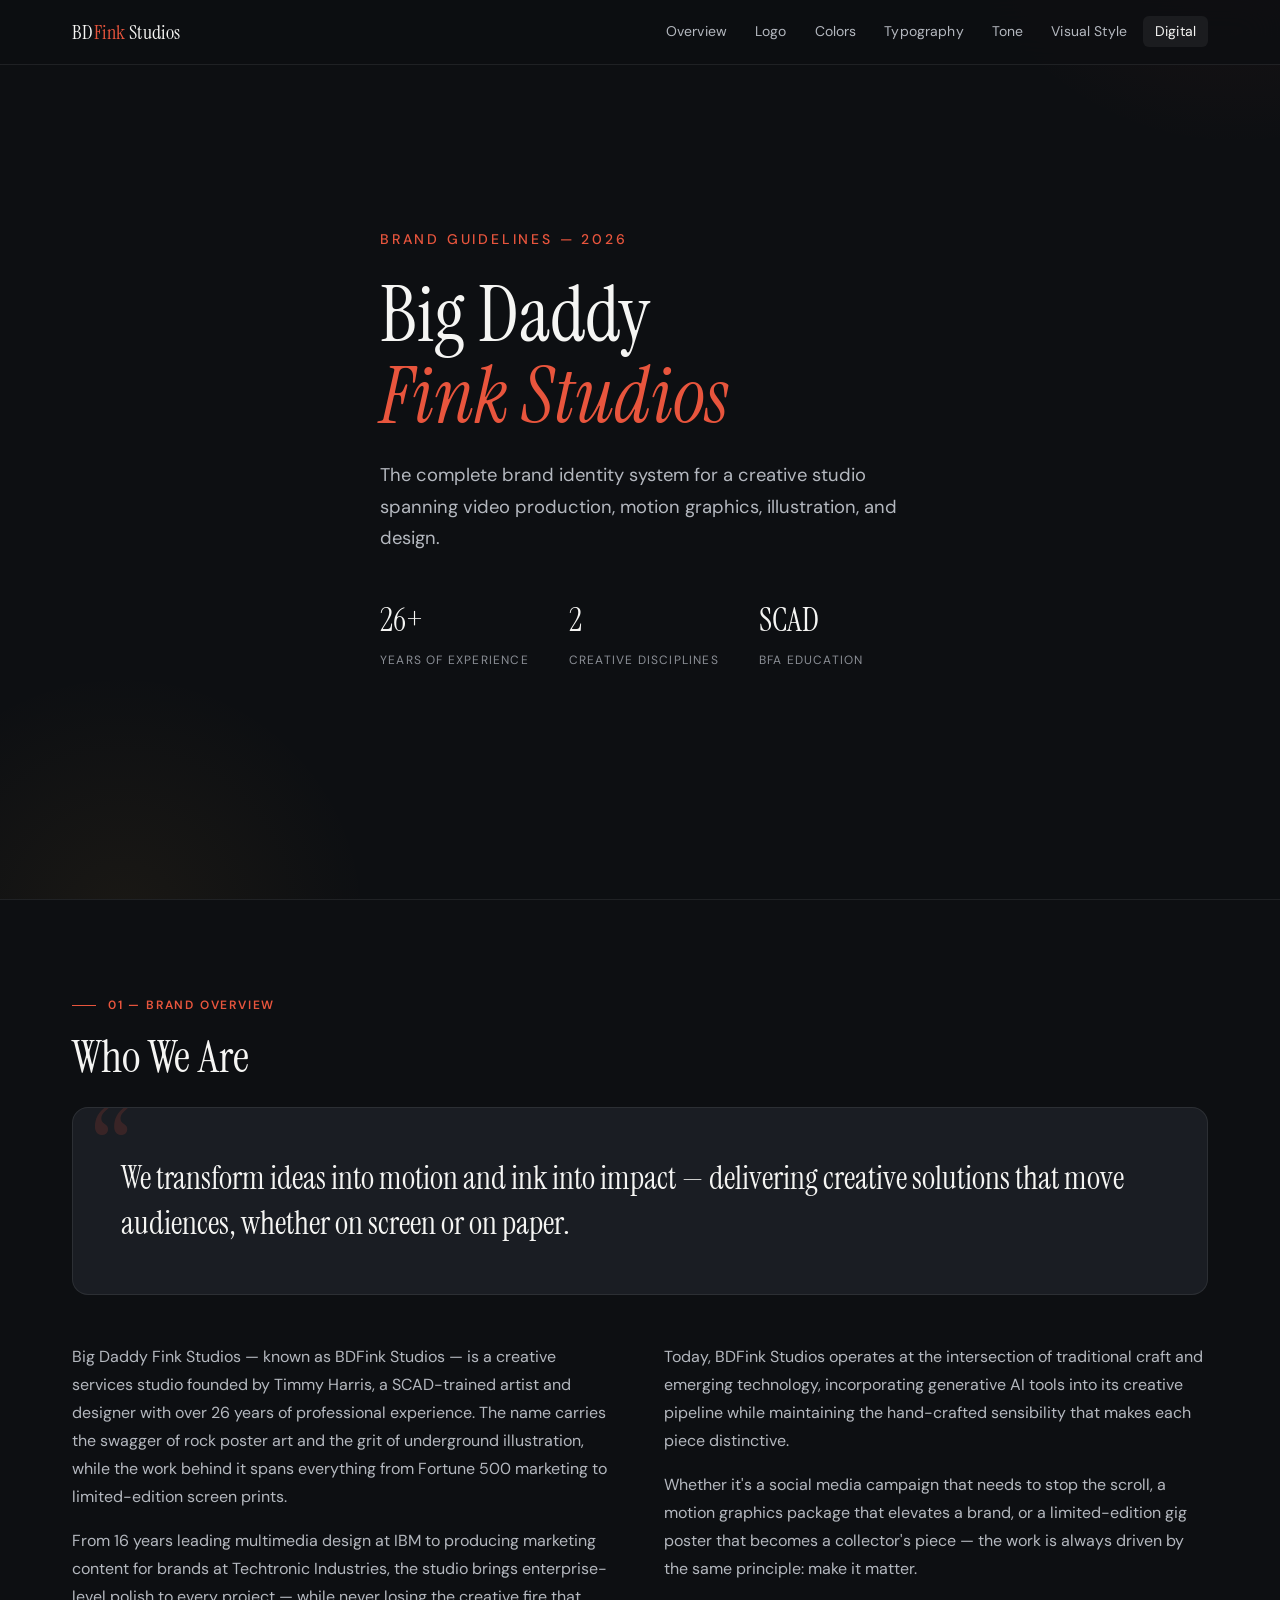
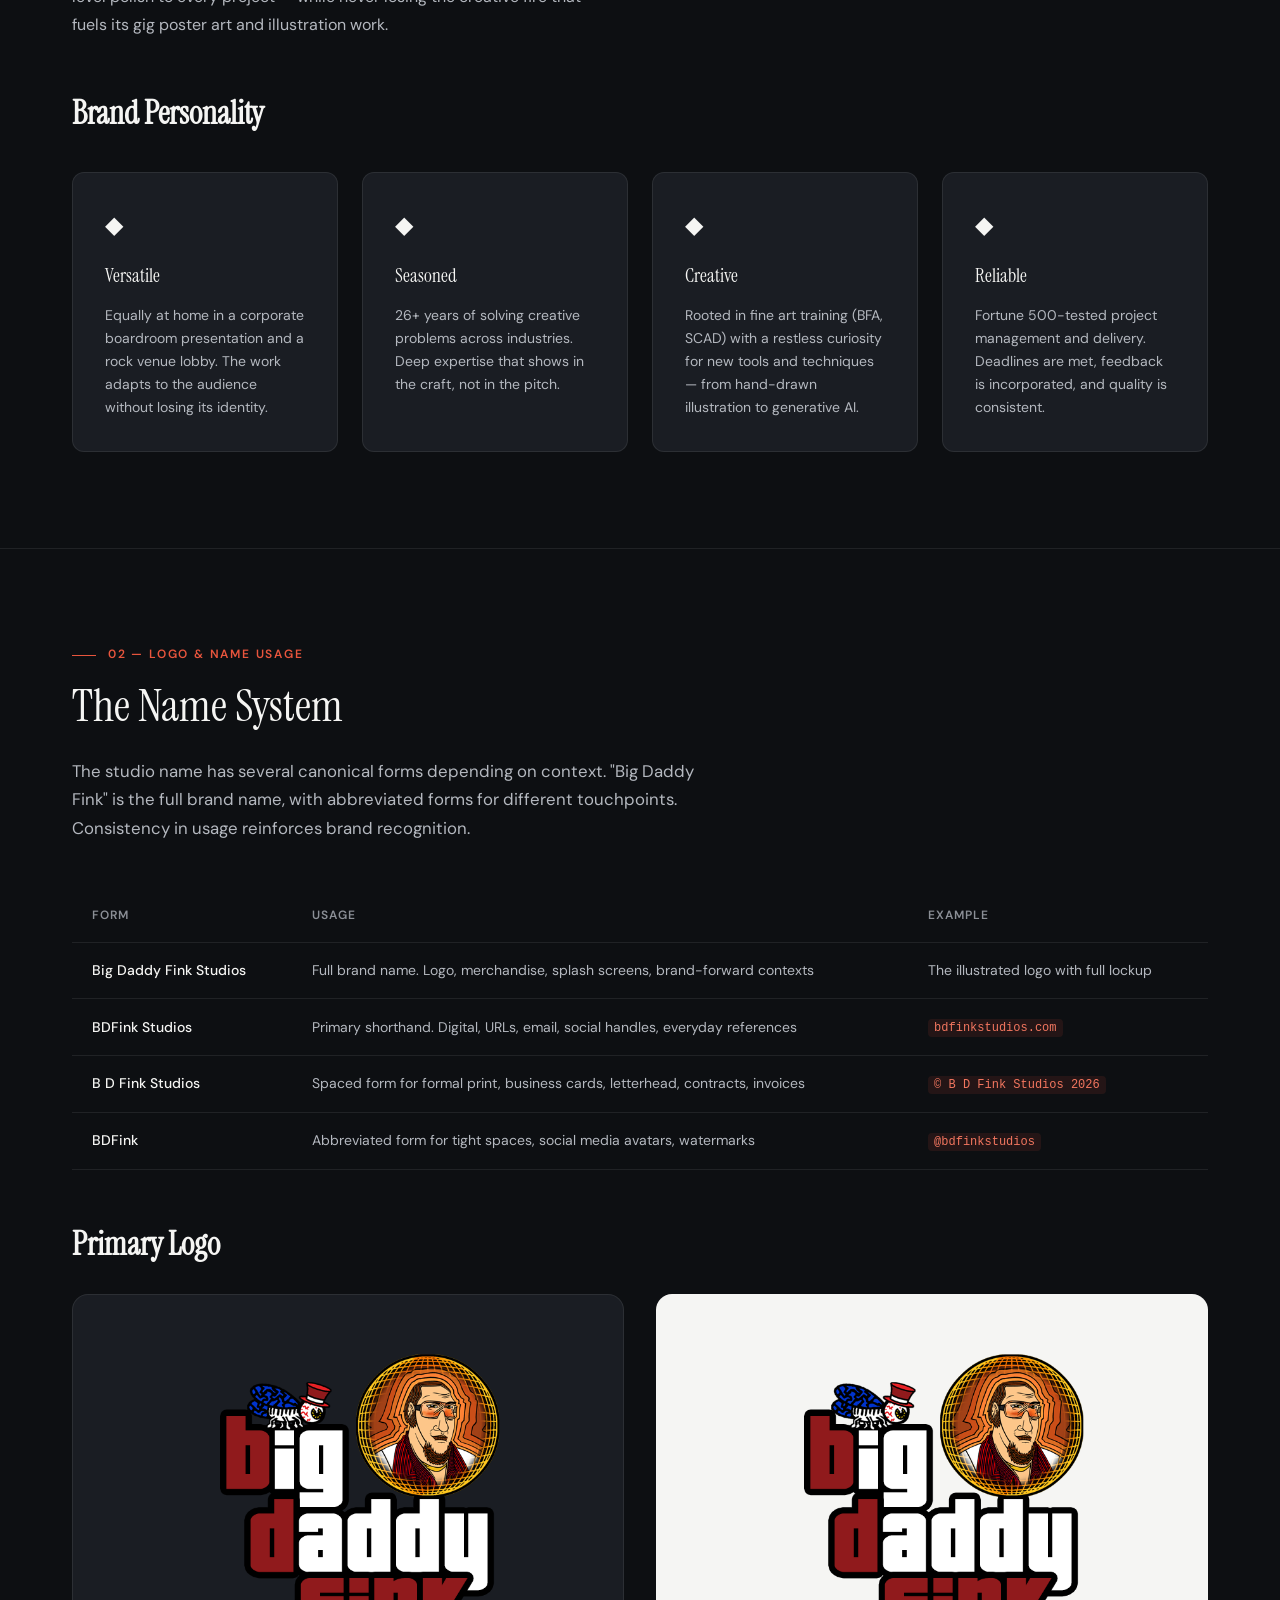
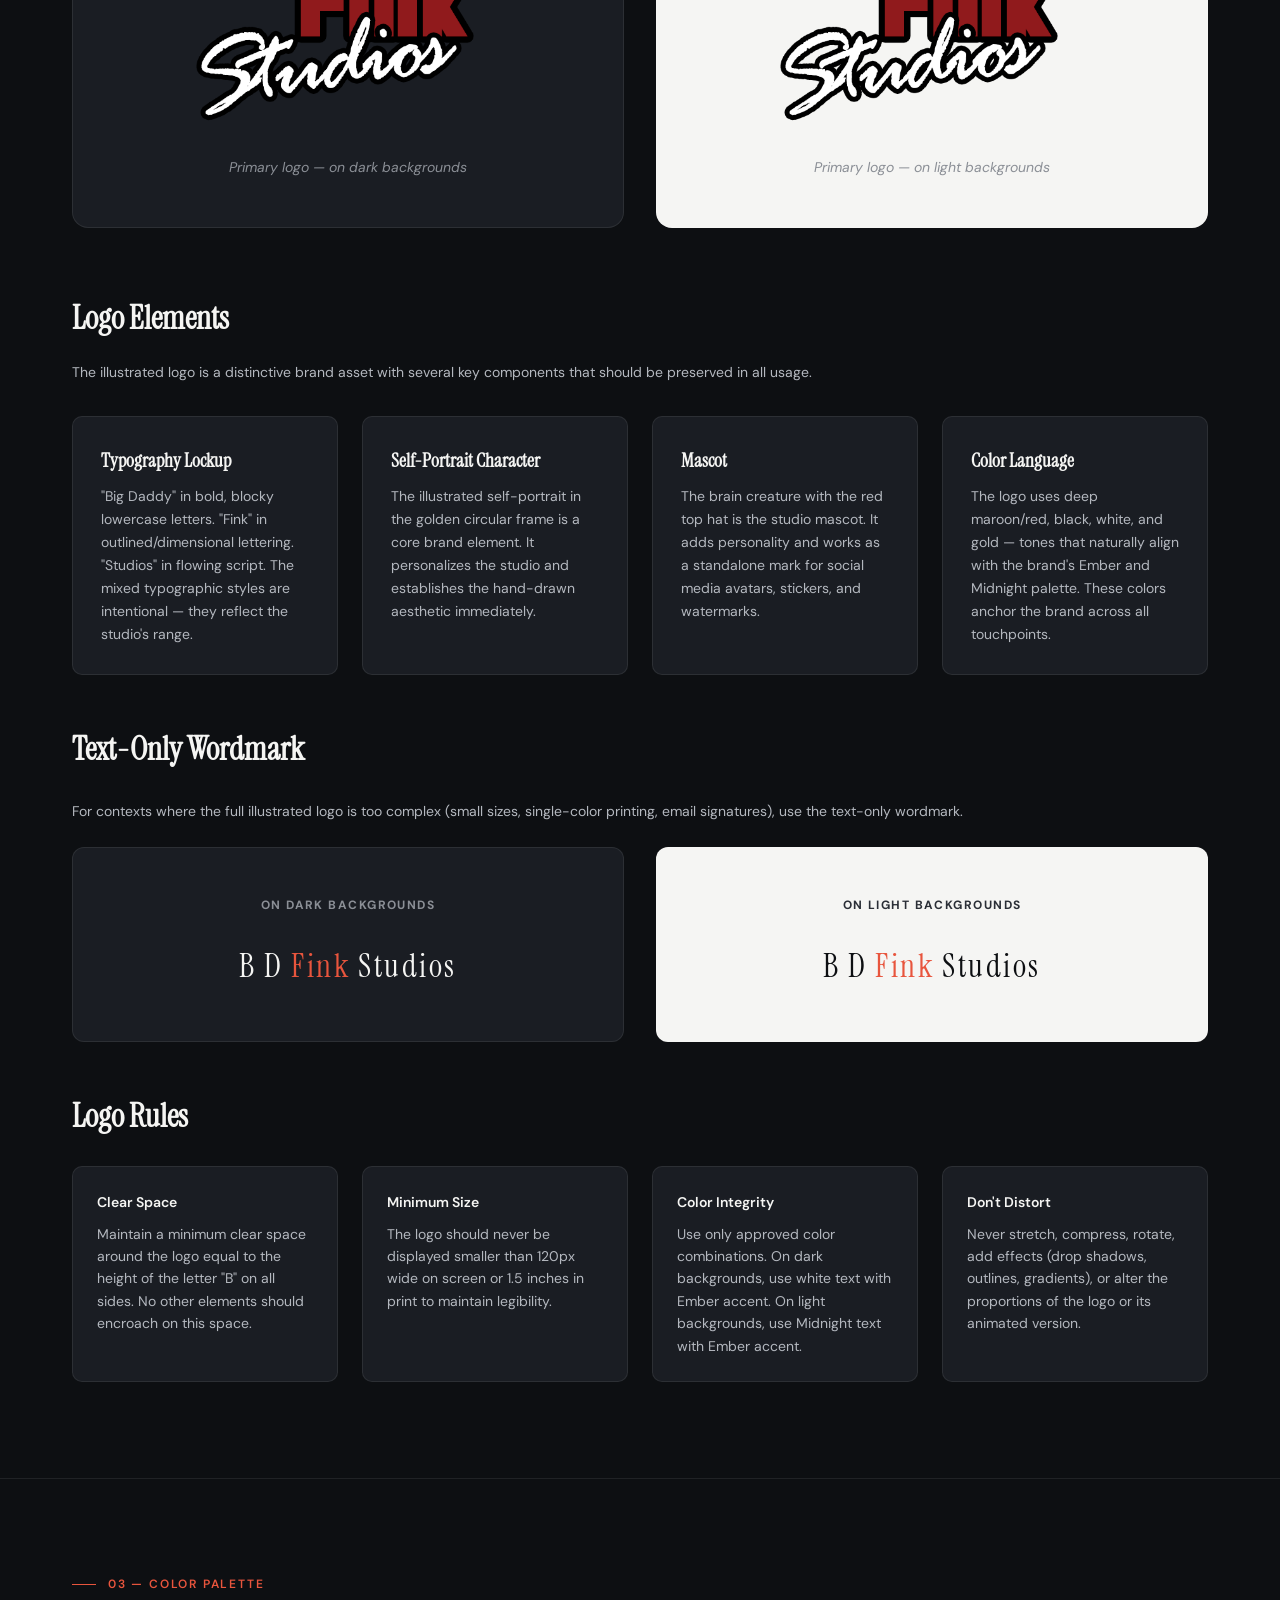
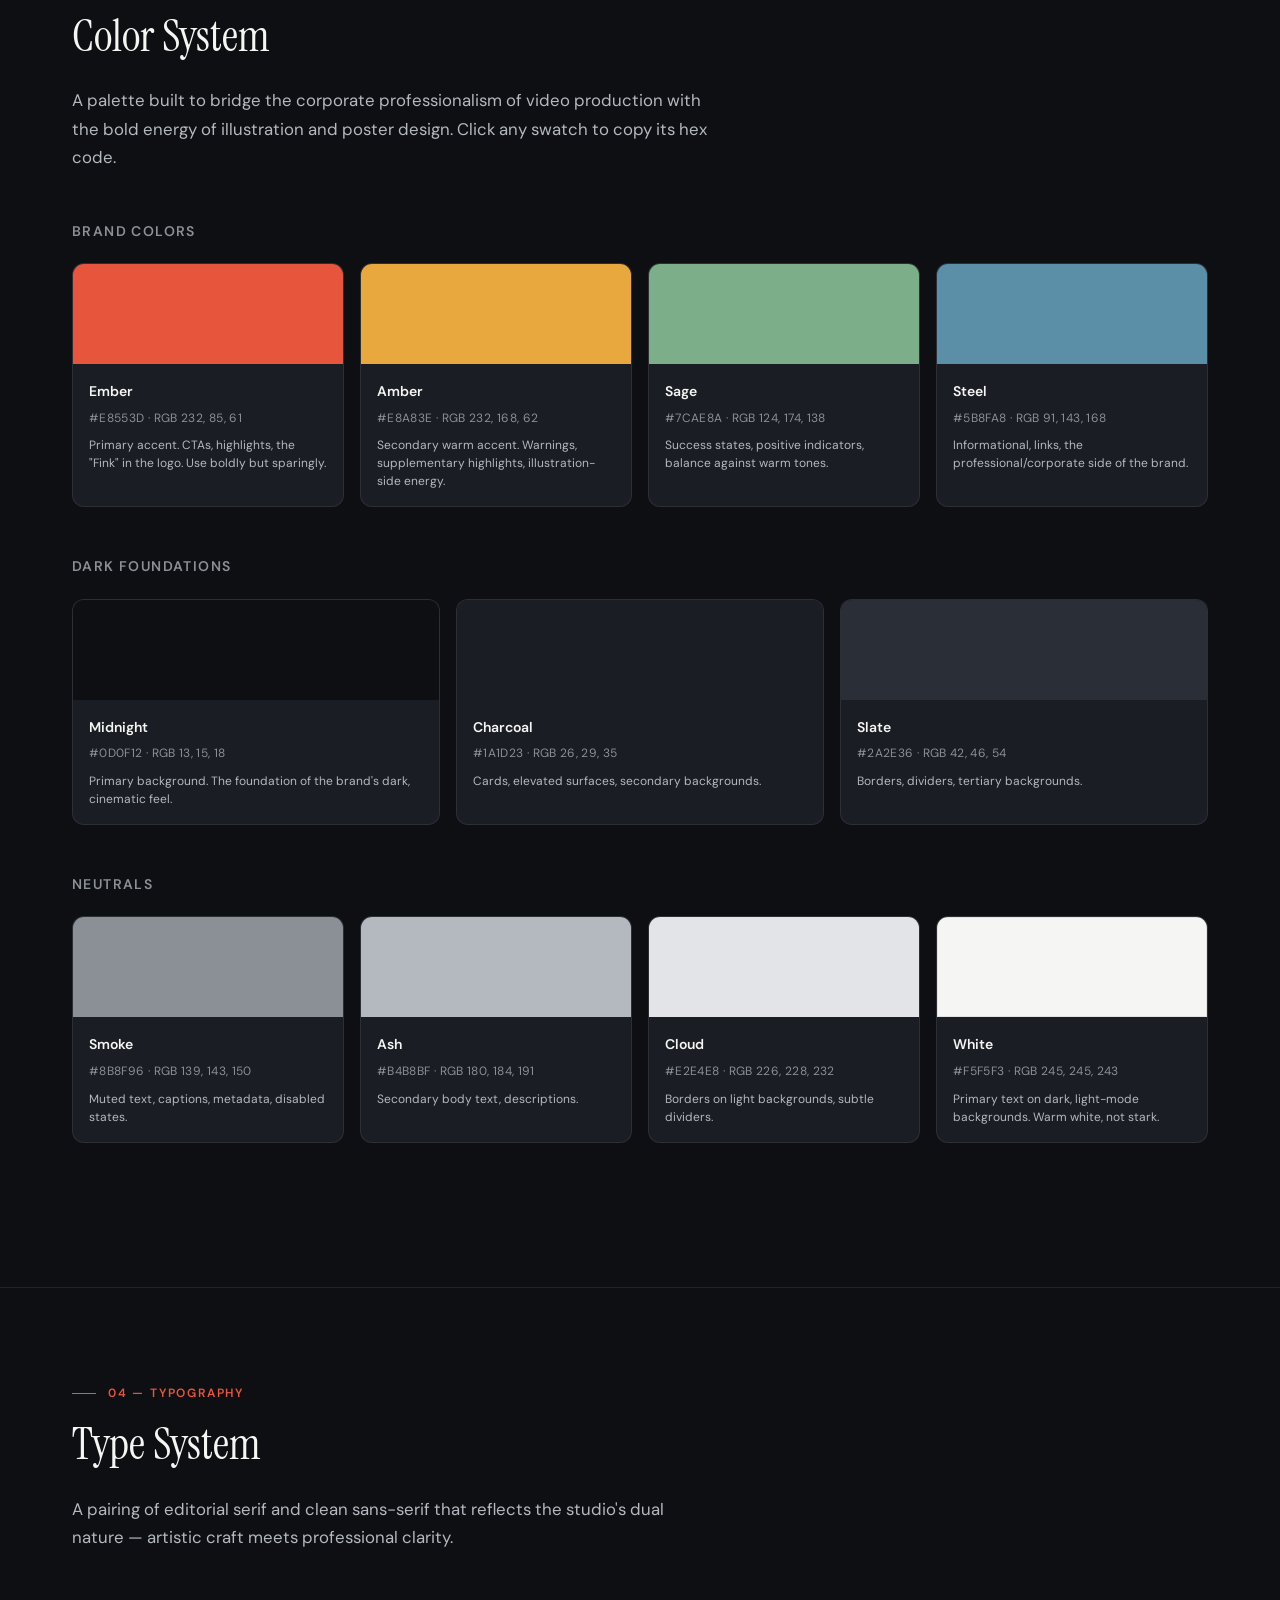
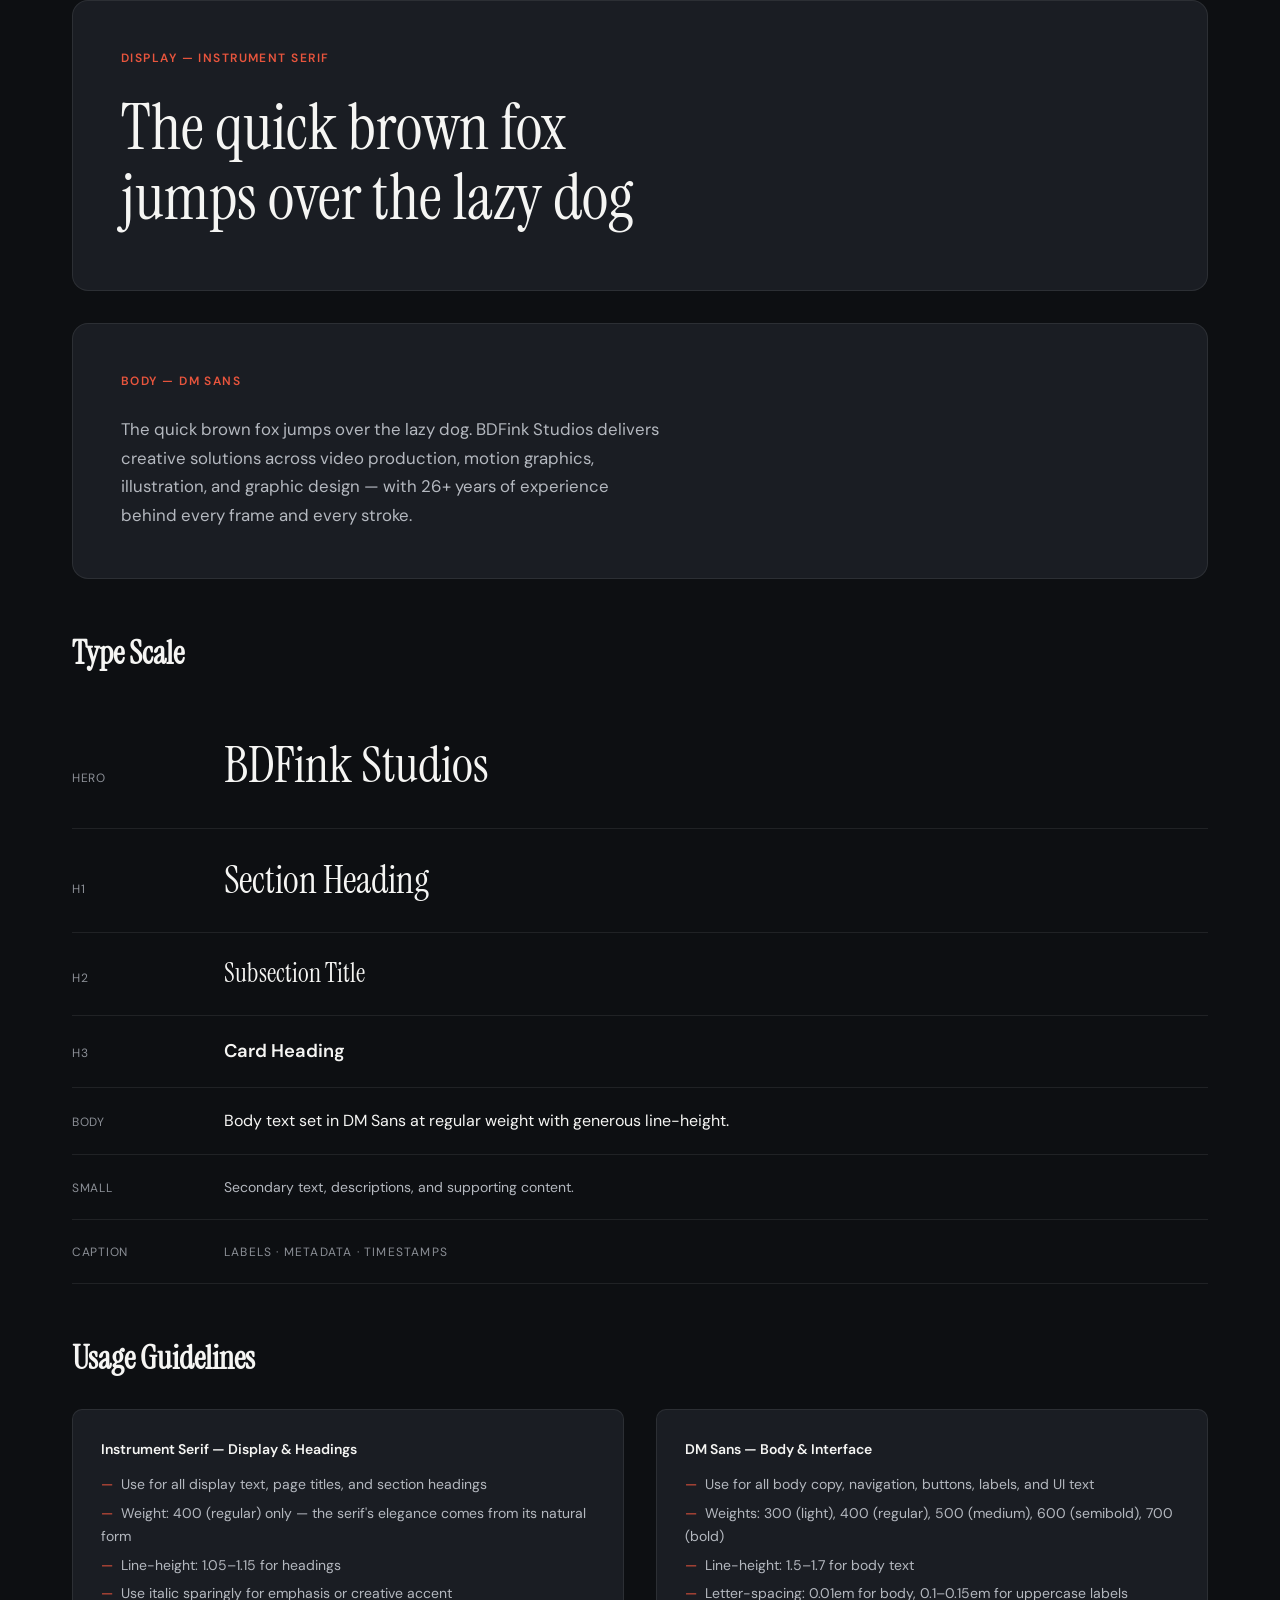
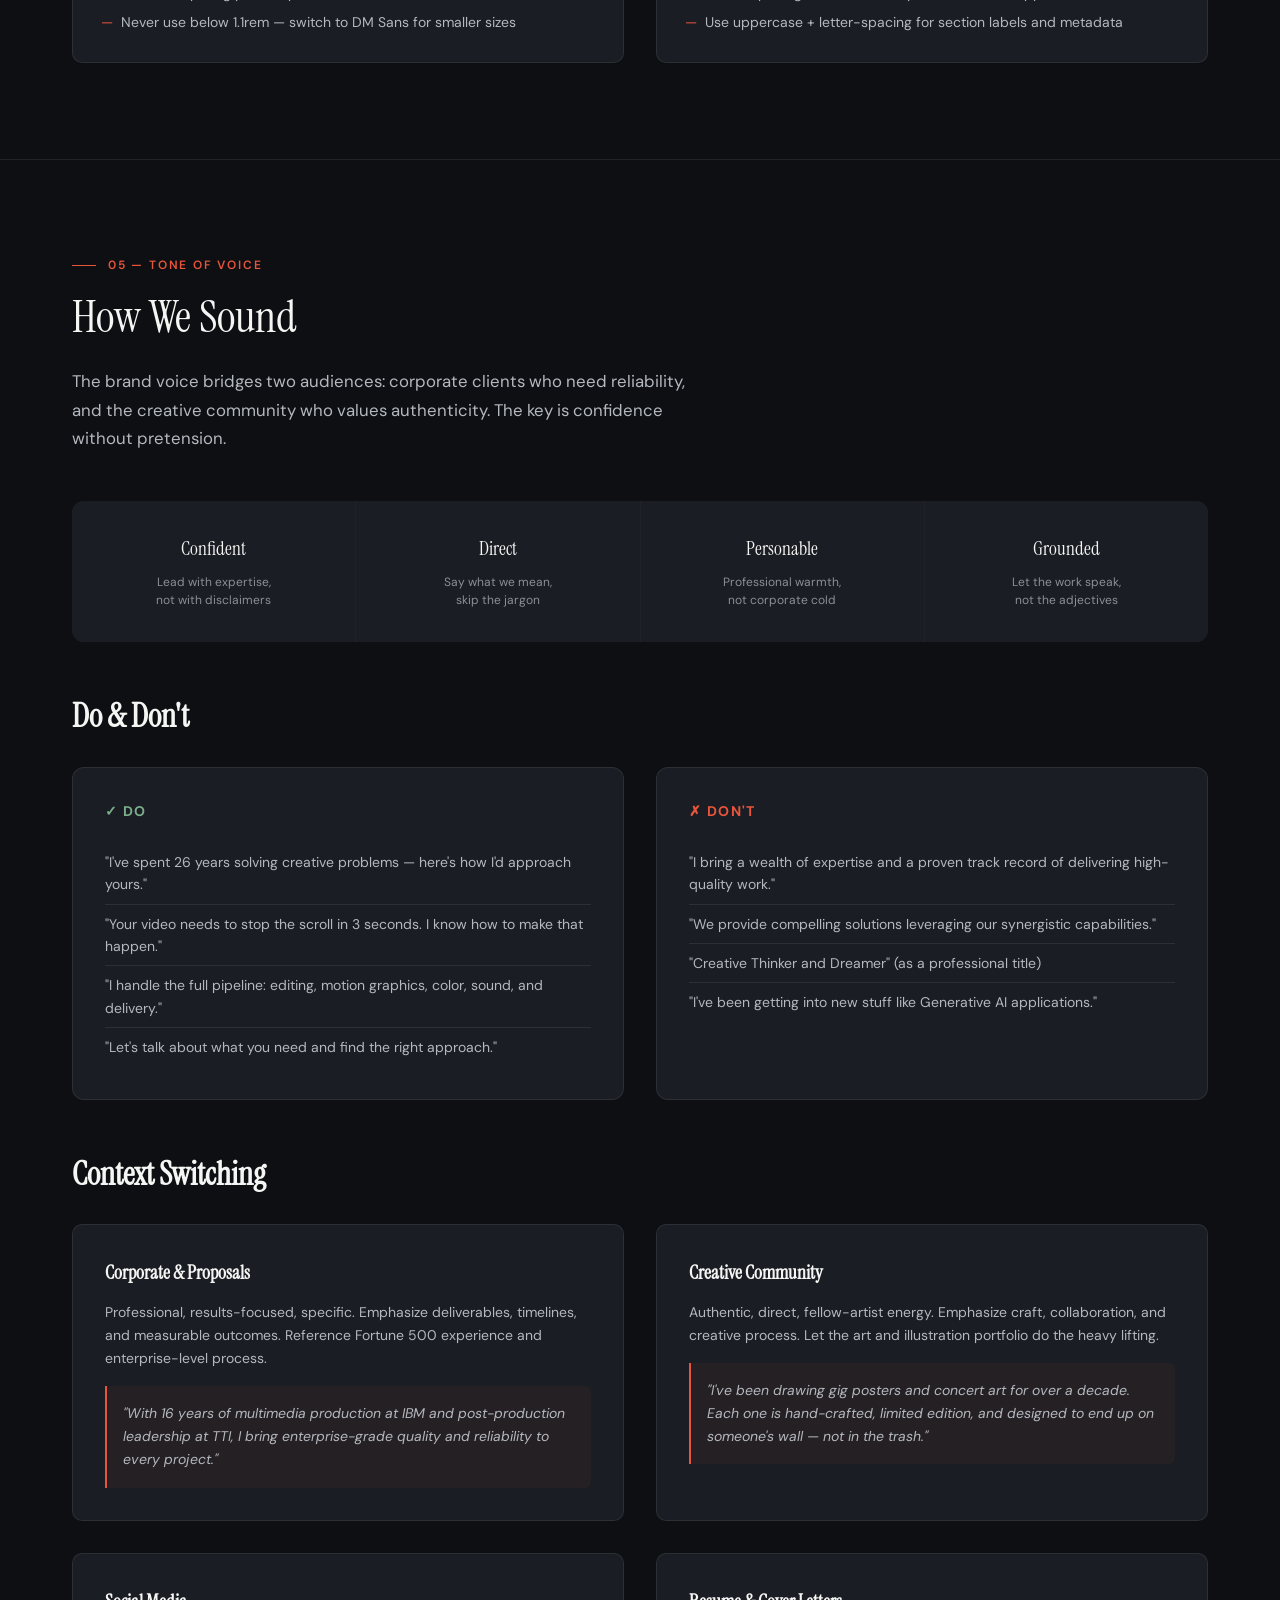
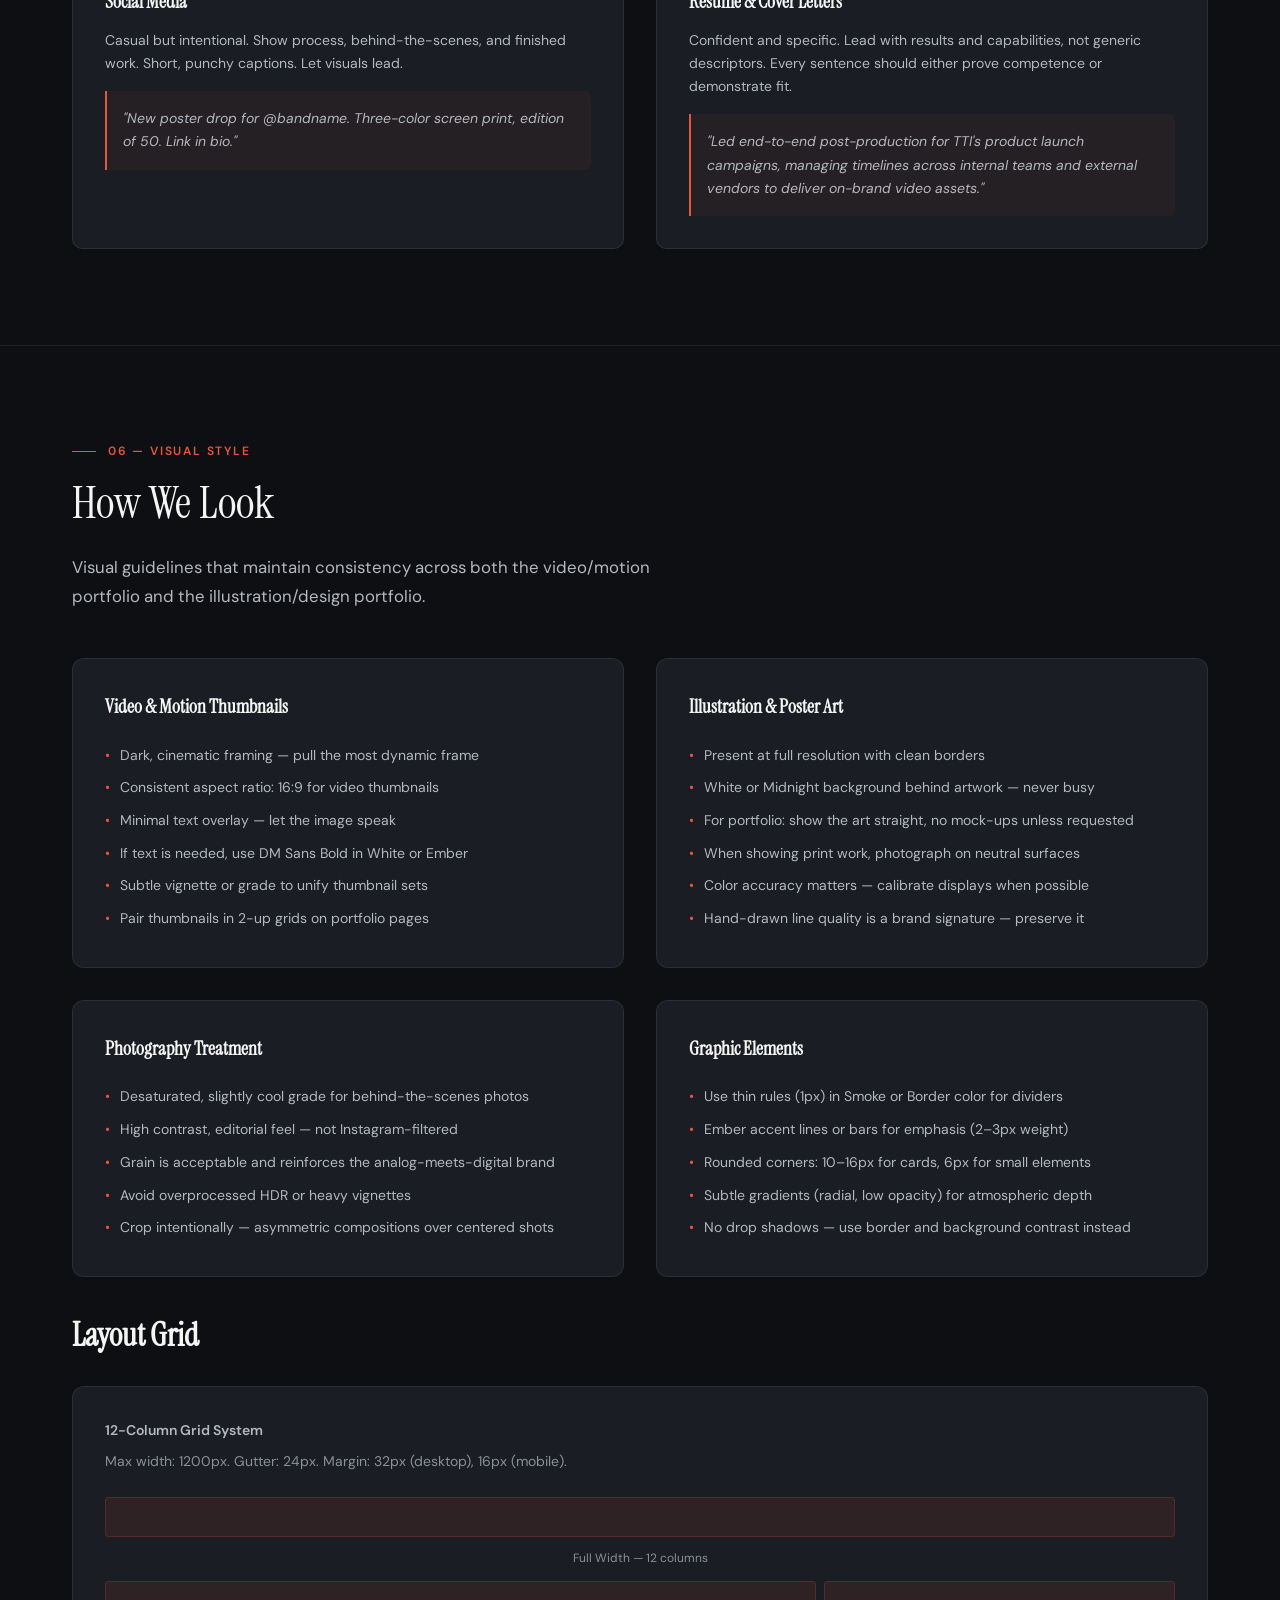
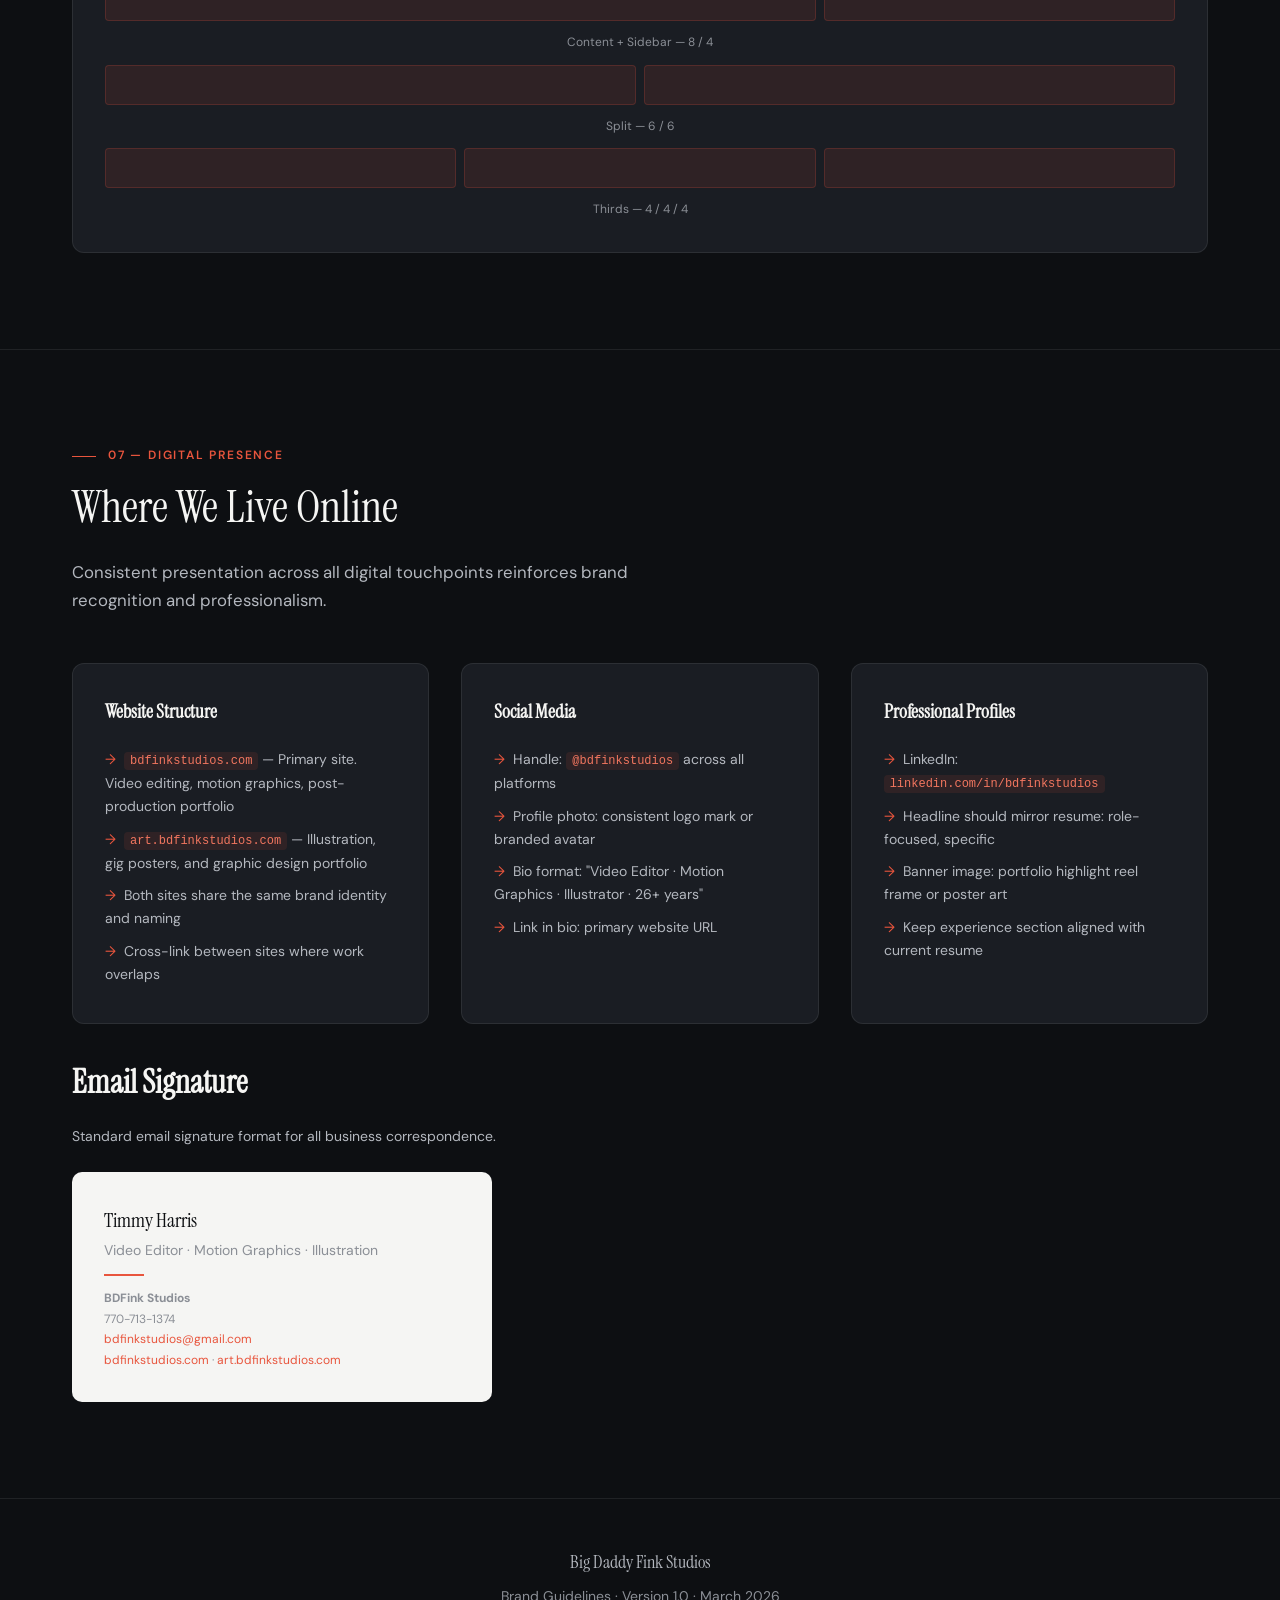
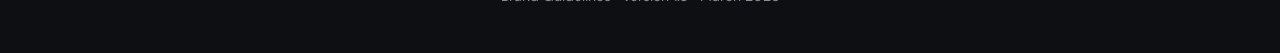
<file: brand-guidelines.html>
<!DOCTYPE html>
<html lang="en">
<head>
<meta charset="UTF-8">
<meta name="viewport" content="width=device-width, initial-scale=1.0">
<title>BDFink Studios — Brand Guidelines</title>
<link rel="preconnect" href="https://fonts.googleapis.com">
<link rel="preconnect" href="https://fonts.gstatic.com" crossorigin>
<link href="https://fonts.googleapis.com/css2?family=DM+Sans:ital,opsz,wght@0,9..40,300;0,9..40,400;0,9..40,500;0,9..40,600;0,9..40,700;1,9..40,400&family=Instrument+Serif:ital@0;1&display=swap" rel="stylesheet">
<style>
  :root {
    /* PRIMARY */
    --midnight: #0D0F12;
    --charcoal: #1A1D23;
    --slate: #2A2E36;

    /* BRAND COLORS */
    --ember: #E8553D;
    --ember-light: #F2765F;
    --amber: #E8A83E;
    --sage: #7CAE8A;
    --steel: #5B8FA8;

    /* NEUTRALS */
    --smoke: #8B8F96;
    --ash: #B4B8BF;
    --cloud: #E2E4E8;
    --white: #F5F5F3;

    /* FUNCTIONAL */
    --text-primary: #F5F5F3;
    --text-secondary: #B4B8BF;
    --text-muted: #8B8F96;
    --border: rgba(255,255,255,0.08);
    --border-hover: rgba(255,255,255,0.15);

    /* TYPE SCALE */
    --fs-hero: clamp(3rem, 6vw, 5.5rem);
    --fs-h1: clamp(2rem, 3.5vw, 3rem);
    --fs-h2: clamp(1.5rem, 2.5vw, 2rem);
    --fs-h3: clamp(1.1rem, 1.5vw, 1.35rem);
    --fs-body: 1rem;
    --fs-small: 0.875rem;
    --fs-caption: 0.75rem;
  }

  * { margin: 0; padding: 0; box-sizing: border-box; }

  html { scroll-behavior: smooth; scroll-padding-top: 80px; }

  body {
    font-family: 'DM Sans', sans-serif;
    background: var(--midnight);
    color: var(--text-primary);
    line-height: 1.65;
    font-size: var(--fs-body);
    -webkit-font-smoothing: antialiased;
  }

  /* ============ NAV ============ */
  nav {
    position: fixed;
    top: 0;
    left: 0;
    right: 0;
    z-index: 100;
    background: rgba(13,15,18,0.85);
    backdrop-filter: blur(20px);
    -webkit-backdrop-filter: blur(20px);
    border-bottom: 1px solid var(--border);
    transition: background 0.3s;
  }
  .nav-inner {
    max-width: 1200px;
    margin: 0 auto;
    padding: 0 2rem;
    display: flex;
    align-items: center;
    justify-content: space-between;
    height: 64px;
  }
  .nav-logo {
    font-family: 'Instrument Serif', serif;
    font-size: 1.25rem;
    color: var(--text-primary);
    text-decoration: none;
    letter-spacing: 0.02em;
  }
  .nav-logo span { color: var(--ember); }
  .nav-links {
    display: flex;
    gap: 0.25rem;
    list-style: none;
    flex-wrap: wrap;
  }
  .nav-links a {
    color: var(--text-secondary);
    text-decoration: none;
    font-size: var(--fs-small);
    padding: 0.4rem 0.75rem;
    border-radius: 6px;
    transition: all 0.2s;
    letter-spacing: 0.01em;
  }
  .nav-links a:hover,
  .nav-links a.active {
    color: var(--text-primary);
    background: rgba(255,255,255,0.06);
  }
  .mobile-toggle {
    display: none;
    background: none;
    border: none;
    color: var(--text-primary);
    font-size: 1.5rem;
    cursor: pointer;
  }

  /* ============ LAYOUT ============ */
  .container {
    max-width: 1200px;
    margin: 0 auto;
    padding: 0 2rem;
  }
  section {
    padding: 6rem 0;
    border-bottom: 1px solid var(--border);
  }
  .section-label {
    font-size: var(--fs-caption);
    text-transform: uppercase;
    letter-spacing: 0.15em;
    color: var(--ember);
    font-weight: 600;
    margin-bottom: 1rem;
    display: flex;
    align-items: center;
    gap: 0.75rem;
  }
  .section-label::before {
    content: '';
    display: inline-block;
    width: 24px;
    height: 1px;
    background: var(--ember);
  }
  .section-title {
    font-family: 'Instrument Serif', serif;
    font-size: var(--fs-h1);
    font-weight: 400;
    line-height: 1.15;
    margin-bottom: 1.5rem;
    color: var(--text-primary);
  }
  .section-desc {
    font-size: 1.05rem;
    color: var(--text-secondary);
    max-width: 640px;
    line-height: 1.7;
    margin-bottom: 3rem;
  }

  /* ============ HERO ============ */
  .hero {
    min-height: 100vh;
    display: flex;
    align-items: center;
    position: relative;
    overflow: hidden;
    border-bottom: 1px solid var(--border);
  }
  .hero::before {
    content: '';
    position: absolute;
    top: -50%;
    right: -20%;
    width: 600px;
    height: 600px;
    border-radius: 50%;
    background: radial-gradient(circle, rgba(232,85,61,0.08) 0%, transparent 70%);
    pointer-events: none;
  }
  .hero::after {
    content: '';
    position: absolute;
    bottom: -30%;
    left: -10%;
    width: 500px;
    height: 500px;
    border-radius: 50%;
    background: radial-gradient(circle, rgba(232,168,62,0.06) 0%, transparent 70%);
    pointer-events: none;
  }
  .hero-content {
    position: relative;
    z-index: 1;
  }
  .hero-eyebrow {
    font-size: var(--fs-small);
    text-transform: uppercase;
    letter-spacing: 0.2em;
    color: var(--ember);
    font-weight: 500;
    margin-bottom: 1.5rem;
  }
  .hero h1 {
    font-family: 'Instrument Serif', serif;
    font-size: var(--fs-hero);
    font-weight: 400;
    line-height: 1.05;
    margin-bottom: 1.5rem;
  }
  .hero h1 em {
    font-style: italic;
    color: var(--ember);
  }
  .hero-sub {
    font-size: 1.15rem;
    color: var(--text-secondary);
    max-width: 520px;
    line-height: 1.7;
    margin-bottom: 2.5rem;
  }
  .hero-meta {
    display: flex;
    gap: 2.5rem;
    flex-wrap: wrap;
  }
  .hero-meta-item {
    display: flex;
    flex-direction: column;
    gap: 0.25rem;
  }
  .hero-meta-item .number {
    font-family: 'Instrument Serif', serif;
    font-size: 2rem;
    color: var(--text-primary);
  }
  .hero-meta-item .label {
    font-size: var(--fs-caption);
    text-transform: uppercase;
    letter-spacing: 0.1em;
    color: var(--text-muted);
  }

  /* ============ BRAND OVERVIEW ============ */
  .brand-grid {
    display: grid;
    grid-template-columns: repeat(auto-fit, minmax(260px, 1fr));
    gap: 1.5rem;
    margin-top: 2rem;
  }
  .brand-card {
    background: var(--charcoal);
    border: 1px solid var(--border);
    border-radius: 12px;
    padding: 2rem;
    transition: border-color 0.3s, transform 0.3s;
  }
  .brand-card:hover {
    border-color: var(--border-hover);
    transform: translateY(-2px);
  }
  .brand-card h3 {
    font-family: 'Instrument Serif', serif;
    font-size: var(--fs-h3);
    font-weight: 400;
    margin-bottom: 0.75rem;
    color: var(--text-primary);
  }
  .brand-card p {
    font-size: var(--fs-small);
    color: var(--text-secondary);
    line-height: 1.65;
  }
  .brand-card .icon {
    font-size: 1.5rem;
    margin-bottom: 1rem;
    display: block;
  }

  .mission-block {
    background: var(--charcoal);
    border: 1px solid var(--border);
    border-radius: 16px;
    padding: 3rem;
    margin-bottom: 3rem;
    position: relative;
    overflow: hidden;
  }
  .mission-block::before {
    content: '\201C';
    font-family: 'Instrument Serif', serif;
    font-size: 8rem;
    color: var(--ember);
    opacity: 0.15;
    position: absolute;
    top: -0.5rem;
    left: 1.5rem;
    line-height: 1;
  }
  .mission-block blockquote {
    font-family: 'Instrument Serif', serif;
    font-size: var(--fs-h2);
    font-weight: 400;
    line-height: 1.4;
    color: var(--text-primary);
    position: relative;
    z-index: 1;
  }

  .brand-story {
    display: grid;
    grid-template-columns: 1fr 1fr;
    gap: 3rem;
    margin-top: 3rem;
  }
  .brand-story p {
    color: var(--text-secondary);
    line-height: 1.75;
  }
  .brand-story p + p { margin-top: 1rem; }

  /* ============ LOGO ============ */
  .logo-variants {
    display: grid;
    grid-template-columns: 1fr 1fr;
    gap: 2rem;
    margin-bottom: 3rem;
  }
  .logo-box {
    background: var(--charcoal);
    border: 1px solid var(--border);
    border-radius: 12px;
    padding: 3rem 2rem;
    text-align: center;
  }
  .logo-box.light {
    background: var(--white);
  }
  .logo-box h4 {
    font-size: var(--fs-caption);
    text-transform: uppercase;
    letter-spacing: 0.12em;
    color: var(--text-muted);
    margin-bottom: 1.5rem;
  }
  .logo-box.light h4 { color: var(--slate); }
  .logo-text {
    font-family: 'Instrument Serif', serif;
    font-size: 2rem;
    letter-spacing: 0.08em;
  }
  .logo-text.on-dark { color: var(--text-primary); }
  .logo-text.on-light { color: var(--midnight); }
  .logo-text .accent { color: var(--ember); }

  .logo-rules {
    display: grid;
    grid-template-columns: repeat(auto-fit, minmax(220px, 1fr));
    gap: 1.5rem;
  }
  .logo-rule {
    background: var(--charcoal);
    border: 1px solid var(--border);
    border-radius: 10px;
    padding: 1.5rem;
  }
  .logo-rule h4 {
    font-size: var(--fs-small);
    font-weight: 600;
    margin-bottom: 0.5rem;
    color: var(--text-primary);
  }
  .logo-rule p {
    font-size: var(--fs-small);
    color: var(--text-secondary);
    line-height: 1.6;
  }

  .naming-table {
    width: 100%;
    border-collapse: collapse;
    margin-top: 2rem;
    margin-bottom: 3rem;
  }
  .naming-table th,
  .naming-table td {
    text-align: left;
    padding: 1rem 1.25rem;
    border-bottom: 1px solid var(--border);
    font-size: var(--fs-small);
  }
  .naming-table th {
    color: var(--text-muted);
    text-transform: uppercase;
    letter-spacing: 0.08em;
    font-size: var(--fs-caption);
    font-weight: 600;
  }
  .naming-table td { color: var(--text-secondary); }
  .naming-table td:first-child {
    color: var(--text-primary);
    font-weight: 500;
  }
  .naming-table code {
    background: rgba(232,85,61,0.1);
    color: var(--ember-light);
    padding: 0.15em 0.5em;
    border-radius: 4px;
    font-size: var(--fs-caption);
  }

  /* ============ COLORS ============ */
  .color-section-group {
    margin-bottom: 3rem;
  }
  .color-section-group h3 {
    font-size: var(--fs-small);
    text-transform: uppercase;
    letter-spacing: 0.1em;
    color: var(--text-muted);
    font-weight: 600;
    margin-bottom: 1.25rem;
  }
  .color-grid {
    display: grid;
    grid-template-columns: repeat(auto-fit, minmax(180px, 1fr));
    gap: 1rem;
  }
  .color-card {
    border-radius: 12px;
    overflow: hidden;
    border: 1px solid var(--border);
    background: var(--charcoal);
    cursor: pointer;
    transition: transform 0.2s, border-color 0.2s;
  }
  .color-card:hover {
    transform: translateY(-3px);
    border-color: var(--border-hover);
  }
  .color-swatch {
    height: 100px;
    position: relative;
  }
  .color-swatch .copied {
    position: absolute;
    inset: 0;
    display: flex;
    align-items: center;
    justify-content: center;
    background: rgba(0,0,0,0.5);
    color: white;
    font-size: var(--fs-small);
    font-weight: 600;
    opacity: 0;
    transition: opacity 0.2s;
    pointer-events: none;
  }
  .color-card.show-copied .color-swatch .copied {
    opacity: 1;
  }
  .color-info {
    padding: 1rem;
  }
  .color-info .name {
    font-weight: 600;
    font-size: var(--fs-small);
    color: var(--text-primary);
    margin-bottom: 0.35rem;
  }
  .color-info .hex {
    font-size: var(--fs-caption);
    color: var(--text-muted);
    font-family: 'DM Sans', monospace;
    letter-spacing: 0.03em;
  }
  .color-info .usage {
    font-size: var(--fs-caption);
    color: var(--text-secondary);
    margin-top: 0.5rem;
    line-height: 1.5;
  }

  /* ============ TYPOGRAPHY ============ */
  .type-showcase {
    margin-bottom: 3rem;
  }
  .type-specimen {
    background: var(--charcoal);
    border: 1px solid var(--border);
    border-radius: 16px;
    padding: 3rem;
    margin-bottom: 2rem;
  }
  .type-specimen-label {
    font-size: var(--fs-caption);
    text-transform: uppercase;
    letter-spacing: 0.12em;
    color: var(--ember);
    font-weight: 600;
    margin-bottom: 1.5rem;
  }
  .type-specimen h2 {
    font-family: 'Instrument Serif', serif;
    font-size: clamp(2.5rem, 5vw, 4rem);
    font-weight: 400;
    line-height: 1.1;
    margin-bottom: 0.5rem;
  }
  .type-specimen .body-demo {
    font-family: 'DM Sans', sans-serif;
    font-size: 1.05rem;
    color: var(--text-secondary);
    line-height: 1.7;
    max-width: 540px;
  }

  .type-scale {
    display: flex;
    flex-direction: column;
    gap: 0;
    margin-bottom: 3rem;
  }
  .type-scale-row {
    display: grid;
    grid-template-columns: 120px 1fr;
    align-items: baseline;
    padding: 1.25rem 0;
    border-bottom: 1px solid var(--border);
    gap: 2rem;
  }
  .type-scale-row .meta {
    font-size: var(--fs-caption);
    color: var(--text-muted);
    text-transform: uppercase;
    letter-spacing: 0.06em;
    padding-top: 0.3em;
  }
  .type-scale-row .sample.serif {
    font-family: 'Instrument Serif', serif;
    color: var(--text-primary);
  }
  .type-scale-row .sample.sans {
    font-family: 'DM Sans', sans-serif;
    color: var(--text-primary);
  }

  .type-guidelines {
    display: grid;
    grid-template-columns: 1fr 1fr;
    gap: 2rem;
  }
  .type-guideline-card {
    background: var(--charcoal);
    border: 1px solid var(--border);
    border-radius: 10px;
    padding: 1.75rem;
  }
  .type-guideline-card h4 {
    font-size: var(--fs-small);
    font-weight: 600;
    margin-bottom: 0.75rem;
    color: var(--text-primary);
  }
  .type-guideline-card p,
  .type-guideline-card li {
    font-size: var(--fs-small);
    color: var(--text-secondary);
    line-height: 1.65;
  }
  .type-guideline-card ul {
    list-style: none;
    padding: 0;
  }
  .type-guideline-card li::before {
    content: '—';
    color: var(--ember);
    margin-right: 0.5rem;
  }
  .type-guideline-card li + li { margin-top: 0.35rem; }

  /* ============ TONE OF VOICE ============ */
  .tone-spectrum {
    display: grid;
    grid-template-columns: repeat(4, 1fr);
    gap: 1px;
    background: var(--border);
    border-radius: 12px;
    overflow: hidden;
    margin-bottom: 3rem;
  }
  .tone-item {
    background: var(--charcoal);
    padding: 2rem 1.5rem;
    text-align: center;
  }
  .tone-item .trait {
    font-family: 'Instrument Serif', serif;
    font-size: var(--fs-h3);
    color: var(--text-primary);
    margin-bottom: 0.5rem;
  }
  .tone-item .desc {
    font-size: var(--fs-caption);
    color: var(--text-muted);
    line-height: 1.55;
  }

  .tone-examples {
    display: grid;
    grid-template-columns: 1fr 1fr;
    gap: 2rem;
    margin-bottom: 3rem;
  }
  .tone-do, .tone-dont {
    background: var(--charcoal);
    border-radius: 12px;
    padding: 2rem;
    border: 1px solid var(--border);
  }
  .tone-do h4, .tone-dont h4 {
    font-size: var(--fs-small);
    font-weight: 700;
    text-transform: uppercase;
    letter-spacing: 0.1em;
    margin-bottom: 1.25rem;
    display: flex;
    align-items: center;
    gap: 0.5rem;
  }
  .tone-do h4 { color: var(--sage); }
  .tone-dont h4 { color: var(--ember); }
  .tone-do li, .tone-dont li {
    font-size: var(--fs-small);
    color: var(--text-secondary);
    line-height: 1.6;
    padding: 0.5rem 0;
    border-bottom: 1px solid var(--border);
    list-style: none;
  }
  .tone-do li:last-child, .tone-dont li:last-child { border-bottom: none; }
  .tone-do ul, .tone-dont ul { padding: 0; }

  .tone-contexts {
    display: grid;
    grid-template-columns: 1fr 1fr;
    gap: 2rem;
  }
  .tone-context {
    background: var(--charcoal);
    border: 1px solid var(--border);
    border-radius: 10px;
    padding: 2rem;
  }
  .tone-context h4 {
    font-family: 'Instrument Serif', serif;
    font-size: var(--fs-h3);
    margin-bottom: 0.75rem;
    color: var(--text-primary);
  }
  .tone-context p {
    font-size: var(--fs-small);
    color: var(--text-secondary);
    line-height: 1.65;
  }
  .tone-context .example {
    margin-top: 1rem;
    padding: 1rem;
    background: rgba(232,85,61,0.05);
    border-left: 2px solid var(--ember);
    border-radius: 0 6px 6px 0;
    font-size: var(--fs-small);
    color: var(--text-secondary);
    font-style: italic;
  }

  /* ============ VISUAL STYLE ============ */
  .visual-grid {
    display: grid;
    grid-template-columns: 1fr 1fr;
    gap: 2rem;
    margin-bottom: 2rem;
  }
  .visual-card {
    background: var(--charcoal);
    border: 1px solid var(--border);
    border-radius: 12px;
    padding: 2rem;
  }
  .visual-card h4 {
    font-family: 'Instrument Serif', serif;
    font-size: var(--fs-h3);
    margin-bottom: 1rem;
    color: var(--text-primary);
  }
  .visual-card p, .visual-card li {
    font-size: var(--fs-small);
    color: var(--text-secondary);
    line-height: 1.65;
  }
  .visual-card ul {
    list-style: none;
    padding: 0;
  }
  .visual-card li { padding: 0.3rem 0; }
  .visual-card li::before {
    content: '•';
    color: var(--ember);
    margin-right: 0.65rem;
  }

  .layout-demo {
    background: var(--charcoal);
    border: 1px solid var(--border);
    border-radius: 12px;
    padding: 2rem;
  }
  .grid-example {
    display: grid;
    grid-template-columns: repeat(12, 1fr);
    gap: 8px;
    margin-top: 1rem;
  }
  .grid-cell {
    height: 40px;
    background: rgba(232,85,61,0.1);
    border: 1px solid rgba(232,85,61,0.2);
    border-radius: 4px;
  }
  .grid-cell.span-4 { grid-column: span 4; }
  .grid-cell.span-6 { grid-column: span 6; }
  .grid-cell.span-8 { grid-column: span 8; }
  .grid-cell.span-12 { grid-column: span 12; }
  .grid-label {
    font-size: var(--fs-caption);
    color: var(--text-muted);
    margin-top: 0.75rem;
    text-align: center;
  }

  /* ============ DIGITAL PRESENCE ============ */
  .digital-grid {
    display: grid;
    grid-template-columns: repeat(auto-fit, minmax(300px, 1fr));
    gap: 2rem;
    margin-bottom: 2rem;
  }
  .digital-card {
    background: var(--charcoal);
    border: 1px solid var(--border);
    border-radius: 12px;
    padding: 2rem;
  }
  .digital-card h4 {
    font-family: 'Instrument Serif', serif;
    font-size: var(--fs-h3);
    margin-bottom: 1rem;
    color: var(--text-primary);
  }
  .digital-card p, .digital-card li {
    font-size: var(--fs-small);
    color: var(--text-secondary);
    line-height: 1.65;
  }
  .digital-card ul { list-style: none; padding: 0; }
  .digital-card li { padding: 0.3rem 0; }
  .digital-card li::before {
    content: '→';
    color: var(--ember);
    margin-right: 0.5rem;
  }
  .digital-card code {
    background: rgba(232,85,61,0.1);
    color: var(--ember-light);
    padding: 0.15em 0.5em;
    border-radius: 4px;
    font-size: var(--fs-caption);
  }

  .email-sig {
    background: var(--white);
    border-radius: 10px;
    padding: 2rem;
    color: var(--midnight);
    max-width: 420px;
    margin-top: 1.5rem;
  }
  .email-sig .sig-name {
    font-family: 'Instrument Serif', serif;
    font-size: 1.25rem;
    font-weight: 400;
    margin-bottom: 0.15rem;
  }
  .email-sig .sig-title {
    font-size: var(--fs-small);
    color: var(--smoke);
    margin-bottom: 0.75rem;
  }
  .email-sig .sig-divider {
    width: 40px;
    height: 2px;
    background: var(--ember);
    margin-bottom: 0.75rem;
  }
  .email-sig .sig-details {
    font-size: var(--fs-caption);
    color: var(--smoke);
    line-height: 1.7;
  }
  .email-sig .sig-details a {
    color: var(--ember);
    text-decoration: none;
  }

  /* ============ FOOTER ============ */
  footer {
    padding: 3rem 0;
    text-align: center;
    color: var(--text-muted);
    font-size: var(--fs-small);
  }
  footer .footer-brand {
    font-family: 'Instrument Serif', serif;
    font-size: 1.15rem;
    color: var(--text-secondary);
    margin-bottom: 0.5rem;
  }

  /* ============ RESPONSIVE ============ */
  @media (max-width: 768px) {
    .nav-links {
      display: none;
      position: absolute;
      top: 64px;
      left: 0;
      right: 0;
      background: rgba(13,15,18,0.95);
      backdrop-filter: blur(20px);
      flex-direction: column;
      padding: 1rem;
      border-bottom: 1px solid var(--border);
    }
    .nav-links.open { display: flex; }
    .mobile-toggle { display: block; }

    section { padding: 4rem 0; }
    .brand-story { grid-template-columns: 1fr; }
    .logo-variants { grid-template-columns: 1fr; }
    .type-guidelines { grid-template-columns: 1fr; }
    .tone-spectrum { grid-template-columns: 1fr 1fr; }
    .tone-examples { grid-template-columns: 1fr; }
    .tone-contexts { grid-template-columns: 1fr; }
    .visual-grid { grid-template-columns: 1fr; }
    .type-scale-row { grid-template-columns: 80px 1fr; gap: 1rem; }
    .hero-meta { gap: 1.5rem; }
  }

  /* ============ LOGO IMAGE ============ */
  .logo-showcase {
    background: var(--charcoal);
    border: 1px solid var(--border);
    border-radius: 16px;
    padding: 3rem;
    text-align: center;
    margin-bottom: 2rem;
  }
  .logo-showcase img {
    max-width: 380px;
    width: 100%;
    height: auto;
    margin-bottom: 1.5rem;
  }
  .logo-showcase .logo-caption {
    font-size: var(--fs-small);
    color: var(--text-muted);
    font-style: italic;
  }
  .logo-showcase-row {
    display: grid;
    grid-template-columns: 1fr 1fr;
    gap: 2rem;
    margin-bottom: 2rem;
  }
  .logo-showcase.on-light {
    background: var(--white);
  }
  .logo-showcase.on-light .logo-caption {
    color: var(--smoke);
  }

  .brand-elements {
    display: grid;
    grid-template-columns: repeat(auto-fit, minmax(260px, 1fr));
    gap: 1.5rem;
    margin-top: 2rem;
    margin-bottom: 3rem;
  }
  .brand-element {
    background: var(--charcoal);
    border: 1px solid var(--border);
    border-radius: 10px;
    padding: 1.75rem;
  }
  .brand-element h4 {
    font-family: 'Instrument Serif', serif;
    font-size: var(--fs-h3);
    margin-bottom: 0.5rem;
    color: var(--text-primary);
  }
  .brand-element p {
    font-size: var(--fs-small);
    color: var(--text-secondary);
    line-height: 1.65;
  }

  /* ============ ANIMATIONS ============ */
  .fade-in {
    opacity: 0;
    transform: translateY(20px);
    transition: opacity 0.6s ease, transform 0.6s ease;
  }
  .fade-in.visible {
    opacity: 1;
    transform: translateY(0);
  }
</style>
</head>
<body>

<!-- NAV -->
<nav>
  <div class="nav-inner">
    <a href="#" class="nav-logo">BD<span>Fink</span> Studios</a>
    <button class="mobile-toggle" onclick="document.querySelector('.nav-links').classList.toggle('open')" aria-label="Menu">&#9776;</button>
    <ul class="nav-links">
      <li><a href="#overview">Overview</a></li>
      <li><a href="#logo">Logo</a></li>
      <li><a href="#colors">Colors</a></li>
      <li><a href="#typography">Typography</a></li>
      <li><a href="#tone">Tone</a></li>
      <li><a href="#visual">Visual Style</a></li>
      <li><a href="#digital">Digital</a></li>
    </ul>
  </div>
</nav>

<!-- HERO -->
<section class="hero">
  <div class="container hero-content">
    <div class="hero-eyebrow">Brand Guidelines — 2026</div>
    <h1>Big Daddy<br><em>Fink Studios</em></h1>
    <p class="hero-sub">The complete brand identity system for a creative studio spanning video production, motion graphics, illustration, and design.</p>
    <div class="hero-meta">
      <div class="hero-meta-item">
        <span class="number">26+</span>
        <span class="label">Years of Experience</span>
      </div>
      <div class="hero-meta-item">
        <span class="number">2</span>
        <span class="label">Creative Disciplines</span>
      </div>
      <div class="hero-meta-item">
        <span class="number">SCAD</span>
        <span class="label">BFA Education</span>
      </div>
    </div>
  </div>
</section>

<!-- BRAND OVERVIEW -->
<section id="overview">
  <div class="container">
    <div class="section-label">01 — Brand Overview</div>
    <h2 class="section-title">Who We Are</h2>

    <div class="mission-block fade-in">
      <blockquote>We transform ideas into motion and ink into impact — delivering creative solutions that move audiences, whether on screen or on paper.</blockquote>
    </div>

    <div class="brand-story fade-in">
      <div>
        <p>Big Daddy Fink Studios — known as BDFink Studios — is a creative services studio founded by Timmy Harris, a SCAD-trained artist and designer with over 26 years of professional experience. The name carries the swagger of rock poster art and the grit of underground illustration, while the work behind it spans everything from Fortune 500 marketing to limited-edition screen prints.</p>
        <p>From 16 years leading multimedia design at IBM to producing marketing content for brands at Techtronic Industries, the studio brings enterprise-level polish to every project — while never losing the creative fire that fuels its gig poster art and illustration work.</p>
      </div>
      <div>
        <p>Today, BDFink Studios operates at the intersection of traditional craft and emerging technology, incorporating generative AI tools into its creative pipeline while maintaining the hand-crafted sensibility that makes each piece distinctive.</p>
        <p>Whether it's a social media campaign that needs to stop the scroll, a motion graphics package that elevates a brand, or a limited-edition gig poster that becomes a collector's piece — the work is always driven by the same principle: make it matter.</p>
      </div>
    </div>

    <h3 style="font-family: 'Instrument Serif', serif; font-size: var(--fs-h2); margin-top: 3rem; margin-bottom: 1.5rem;">Brand Personality</h3>
    <div class="brand-grid fade-in">
      <div class="brand-card">
        <span class="icon">◆</span>
        <h3>Versatile</h3>
        <p>Equally at home in a corporate boardroom presentation and a rock venue lobby. The work adapts to the audience without losing its identity.</p>
      </div>
      <div class="brand-card">
        <span class="icon">◆</span>
        <h3>Seasoned</h3>
        <p>26+ years of solving creative problems across industries. Deep expertise that shows in the craft, not in the pitch.</p>
      </div>
      <div class="brand-card">
        <span class="icon">◆</span>
        <h3>Creative</h3>
        <p>Rooted in fine art training (BFA, SCAD) with a restless curiosity for new tools and techniques — from hand-drawn illustration to generative AI.</p>
      </div>
      <div class="brand-card">
        <span class="icon">◆</span>
        <h3>Reliable</h3>
        <p>Fortune 500-tested project management and delivery. Deadlines are met, feedback is incorporated, and quality is consistent.</p>
      </div>
    </div>
  </div>
</section>

<!-- LOGO & NAME -->
<section id="logo">
  <div class="container">
    <div class="section-label">02 — Logo & Name Usage</div>
    <h2 class="section-title">The Name System</h2>
    <p class="section-desc">The studio name has several canonical forms depending on context. "Big Daddy Fink" is the full brand name, with abbreviated forms for different touchpoints. Consistency in usage reinforces brand recognition.</p>

    <table class="naming-table fade-in">
      <thead>
        <tr>
          <th>Form</th>
          <th>Usage</th>
          <th>Example</th>
        </tr>
      </thead>
      <tbody>
        <tr>
          <td>Big Daddy Fink Studios</td>
          <td>Full brand name. Logo, merchandise, splash screens, brand-forward contexts</td>
          <td>The illustrated logo with full lockup</td>
        </tr>
        <tr>
          <td>BDFink Studios</td>
          <td>Primary shorthand. Digital, URLs, email, social handles, everyday references</td>
          <td><code>bdfinkstudios.com</code></td>
        </tr>
        <tr>
          <td>B D Fink Studios</td>
          <td>Spaced form for formal print, business cards, letterhead, contracts, invoices</td>
          <td><code>© B D Fink Studios 2026</code></td>
        </tr>
        <tr>
          <td>BDFink</td>
          <td>Abbreviated form for tight spaces, social media avatars, watermarks</td>
          <td><code>@bdfinkstudios</code></td>
        </tr>
      </tbody>
    </table>

    <h3 style="font-family: 'Instrument Serif', serif; font-size: var(--fs-h2); margin-bottom: 1.5rem;">Primary Logo</h3>
    <div class="logo-showcase-row fade-in">
      <div class="logo-showcase">
        <img src="logo.png" alt="Big Daddy Fink Studios Logo" onerror="this.style.display='none'; this.nextElementSibling.style.display='block';">
        <div style="display:none; padding: 2rem; border: 1px dashed var(--border); border-radius: 8px; color: var(--text-muted); font-size: var(--fs-small);">Place <code>logo.png</code> in the same folder as this file</div>
        <div class="logo-caption">Primary logo — on dark backgrounds</div>
      </div>
      <div class="logo-showcase on-light">
        <img src="logo.png" alt="Big Daddy Fink Studios Logo" onerror="this.style.display='none'; this.nextElementSibling.style.display='block';">
        <div style="display:none; padding: 2rem; border: 1px dashed #ccc; border-radius: 8px; color: var(--smoke); font-size: var(--fs-small);">Place <code>logo.png</code> in the same folder as this file</div>
        <div class="logo-caption">Primary logo — on light backgrounds</div>
      </div>
    </div>

    <h3 style="font-family: 'Instrument Serif', serif; font-size: var(--fs-h2); margin-bottom: 1rem;">Logo Elements</h3>
    <p style="font-size: var(--fs-small); color: var(--text-secondary); margin-bottom: 1.5rem;">The illustrated logo is a distinctive brand asset with several key components that should be preserved in all usage.</p>
    <div class="brand-elements fade-in">
      <div class="brand-element">
        <h4>Typography Lockup</h4>
        <p>"Big Daddy" in bold, blocky lowercase letters. "Fink" in outlined/dimensional lettering. "Studios" in flowing script. The mixed typographic styles are intentional — they reflect the studio's range.</p>
      </div>
      <div class="brand-element">
        <h4>Self-Portrait Character</h4>
        <p>The illustrated self-portrait in the golden circular frame is a core brand element. It personalizes the studio and establishes the hand-drawn aesthetic immediately.</p>
      </div>
      <div class="brand-element">
        <h4>Mascot</h4>
        <p>The brain creature with the red top hat is the studio mascot. It adds personality and works as a standalone mark for social media avatars, stickers, and watermarks.</p>
      </div>
      <div class="brand-element">
        <h4>Color Language</h4>
        <p>The logo uses deep maroon/red, black, white, and gold — tones that naturally align with the brand's Ember and Midnight palette. These colors anchor the brand across all touchpoints.</p>
      </div>
    </div>

    <h3 style="font-family: 'Instrument Serif', serif; font-size: var(--fs-h2); margin-bottom: 1.5rem;">Text-Only Wordmark</h3>
    <p style="font-size: var(--fs-small); color: var(--text-secondary); margin-bottom: 1.5rem;">For contexts where the full illustrated logo is too complex (small sizes, single-color printing, email signatures), use the text-only wordmark.</p>
    <div class="logo-variants fade-in">
      <div class="logo-box">
        <h4>On Dark Backgrounds</h4>
        <div class="logo-text on-dark">B D <span class="accent">Fink</span> Studios</div>
      </div>
      <div class="logo-box light">
        <h4>On Light Backgrounds</h4>
        <div class="logo-text on-light">B D <span class="accent">Fink</span> Studios</div>
      </div>
    </div>

    <h3 style="font-family: 'Instrument Serif', serif; font-size: var(--fs-h2); margin-bottom: 1.5rem;">Logo Rules</h3>
    <div class="logo-rules fade-in">
      <div class="logo-rule">
        <h4>Clear Space</h4>
        <p>Maintain a minimum clear space around the logo equal to the height of the letter "B" on all sides. No other elements should encroach on this space.</p>
      </div>
      <div class="logo-rule">
        <h4>Minimum Size</h4>
        <p>The logo should never be displayed smaller than 120px wide on screen or 1.5 inches in print to maintain legibility.</p>
      </div>
      <div class="logo-rule">
        <h4>Color Integrity</h4>
        <p>Use only approved color combinations. On dark backgrounds, use white text with Ember accent. On light backgrounds, use Midnight text with Ember accent.</p>
      </div>
      <div class="logo-rule">
        <h4>Don't Distort</h4>
        <p>Never stretch, compress, rotate, add effects (drop shadows, outlines, gradients), or alter the proportions of the logo or its animated version.</p>
      </div>
    </div>
  </div>
</section>

<!-- COLORS -->
<section id="colors">
  <div class="container">
    <div class="section-label">03 — Color Palette</div>
    <h2 class="section-title">Color System</h2>
    <p class="section-desc">A palette built to bridge the corporate professionalism of video production with the bold energy of illustration and poster design. Click any swatch to copy its hex code.</p>

    <div class="color-section-group fade-in">
      <h3>Brand Colors</h3>
      <div class="color-grid">
        <div class="color-card" onclick="copyColor(this, '#E8553D')">
          <div class="color-swatch" style="background: #E8553D;"><div class="copied">Copied!</div></div>
          <div class="color-info">
            <div class="name">Ember</div>
            <div class="hex">#E8553D · RGB 232, 85, 61</div>
            <div class="usage">Primary accent. CTAs, highlights, the "Fink" in the logo. Use boldly but sparingly.</div>
          </div>
        </div>
        <div class="color-card" onclick="copyColor(this, '#E8A83E')">
          <div class="color-swatch" style="background: #E8A83E;"><div class="copied">Copied!</div></div>
          <div class="color-info">
            <div class="name">Amber</div>
            <div class="hex">#E8A83E · RGB 232, 168, 62</div>
            <div class="usage">Secondary warm accent. Warnings, supplementary highlights, illustration-side energy.</div>
          </div>
        </div>
        <div class="color-card" onclick="copyColor(this, '#7CAE8A')">
          <div class="color-swatch" style="background: #7CAE8A;"><div class="copied">Copied!</div></div>
          <div class="color-info">
            <div class="name">Sage</div>
            <div class="hex">#7CAE8A · RGB 124, 174, 138</div>
            <div class="usage">Success states, positive indicators, balance against warm tones.</div>
          </div>
        </div>
        <div class="color-card" onclick="copyColor(this, '#5B8FA8')">
          <div class="color-swatch" style="background: #5B8FA8;"><div class="copied">Copied!</div></div>
          <div class="color-info">
            <div class="name">Steel</div>
            <div class="hex">#5B8FA8 · RGB 91, 143, 168</div>
            <div class="usage">Informational, links, the professional/corporate side of the brand.</div>
          </div>
        </div>
      </div>
    </div>

    <div class="color-section-group fade-in">
      <h3>Dark Foundations</h3>
      <div class="color-grid">
        <div class="color-card" onclick="copyColor(this, '#0D0F12')">
          <div class="color-swatch" style="background: #0D0F12;"><div class="copied">Copied!</div></div>
          <div class="color-info">
            <div class="name">Midnight</div>
            <div class="hex">#0D0F12 · RGB 13, 15, 18</div>
            <div class="usage">Primary background. The foundation of the brand's dark, cinematic feel.</div>
          </div>
        </div>
        <div class="color-card" onclick="copyColor(this, '#1A1D23')">
          <div class="color-swatch" style="background: #1A1D23;"><div class="copied">Copied!</div></div>
          <div class="color-info">
            <div class="name">Charcoal</div>
            <div class="hex">#1A1D23 · RGB 26, 29, 35</div>
            <div class="usage">Cards, elevated surfaces, secondary backgrounds.</div>
          </div>
        </div>
        <div class="color-card" onclick="copyColor(this, '#2A2E36')">
          <div class="color-swatch" style="background: #2A2E36;"><div class="copied">Copied!</div></div>
          <div class="color-info">
            <div class="name">Slate</div>
            <div class="hex">#2A2E36 · RGB 42, 46, 54</div>
            <div class="usage">Borders, dividers, tertiary backgrounds.</div>
          </div>
        </div>
      </div>
    </div>

    <div class="color-section-group fade-in">
      <h3>Neutrals</h3>
      <div class="color-grid">
        <div class="color-card" onclick="copyColor(this, '#8B8F96')">
          <div class="color-swatch" style="background: #8B8F96;"><div class="copied">Copied!</div></div>
          <div class="color-info">
            <div class="name">Smoke</div>
            <div class="hex">#8B8F96 · RGB 139, 143, 150</div>
            <div class="usage">Muted text, captions, metadata, disabled states.</div>
          </div>
        </div>
        <div class="color-card" onclick="copyColor(this, '#B4B8BF')">
          <div class="color-swatch" style="background: #B4B8BF;"><div class="copied">Copied!</div></div>
          <div class="color-info">
            <div class="name">Ash</div>
            <div class="hex">#B4B8BF · RGB 180, 184, 191</div>
            <div class="usage">Secondary body text, descriptions.</div>
          </div>
        </div>
        <div class="color-card" onclick="copyColor(this, '#E2E4E8')">
          <div class="color-swatch" style="background: #E2E4E8;"><div class="copied">Copied!</div></div>
          <div class="color-info">
            <div class="name">Cloud</div>
            <div class="hex">#E2E4E8 · RGB 226, 228, 232</div>
            <div class="usage">Borders on light backgrounds, subtle dividers.</div>
          </div>
        </div>
        <div class="color-card" onclick="copyColor(this, '#F5F5F3')">
          <div class="color-swatch" style="background: #F5F5F3; border: 1px solid rgba(0,0,0,0.08);"><div class="copied">Copied!</div></div>
          <div class="color-info">
            <div class="name">White</div>
            <div class="hex">#F5F5F3 · RGB 245, 245, 243</div>
            <div class="usage">Primary text on dark, light-mode backgrounds. Warm white, not stark.</div>
          </div>
        </div>
      </div>
    </div>
  </div>
</section>

<!-- TYPOGRAPHY -->
<section id="typography">
  <div class="container">
    <div class="section-label">04 — Typography</div>
    <h2 class="section-title">Type System</h2>
    <p class="section-desc">A pairing of editorial serif and clean sans-serif that reflects the studio's dual nature — artistic craft meets professional clarity.</p>

    <div class="type-showcase fade-in">
      <div class="type-specimen">
        <div class="type-specimen-label">Display — Instrument Serif</div>
        <h2>The quick brown fox<br>jumps over the lazy dog</h2>
      </div>
      <div class="type-specimen">
        <div class="type-specimen-label">Body — DM Sans</div>
        <p class="body-demo">The quick brown fox jumps over the lazy dog. BDFink Studios delivers creative solutions across video production, motion graphics, illustration, and graphic design — with 26+ years of experience behind every frame and every stroke.</p>
      </div>
    </div>

    <h3 style="font-family: 'Instrument Serif', serif; font-size: var(--fs-h2); margin-bottom: 1.5rem;">Type Scale</h3>
    <div class="type-scale fade-in">
      <div class="type-scale-row">
        <span class="meta">Hero</span>
        <span class="sample serif" style="font-size: clamp(2.5rem, 4vw, 3.5rem);">BDFink Studios</span>
      </div>
      <div class="type-scale-row">
        <span class="meta">H1</span>
        <span class="sample serif" style="font-size: clamp(1.8rem, 3vw, 2.5rem);">Section Heading</span>
      </div>
      <div class="type-scale-row">
        <span class="meta">H2</span>
        <span class="sample serif" style="font-size: clamp(1.3rem, 2vw, 1.75rem);">Subsection Title</span>
      </div>
      <div class="type-scale-row">
        <span class="meta">H3</span>
        <span class="sample sans" style="font-size: 1.15rem; font-weight: 600;">Card Heading</span>
      </div>
      <div class="type-scale-row">
        <span class="meta">Body</span>
        <span class="sample sans" style="font-size: 1rem;">Body text set in DM Sans at regular weight with generous line-height.</span>
      </div>
      <div class="type-scale-row">
        <span class="meta">Small</span>
        <span class="sample sans" style="font-size: 0.875rem; color: var(--text-secondary);">Secondary text, descriptions, and supporting content.</span>
      </div>
      <div class="type-scale-row">
        <span class="meta">Caption</span>
        <span class="sample sans" style="font-size: 0.75rem; color: var(--text-muted); text-transform: uppercase; letter-spacing: 0.1em;">Labels · Metadata · Timestamps</span>
      </div>
    </div>

    <h3 style="font-family: 'Instrument Serif', serif; font-size: var(--fs-h2); margin-bottom: 1.5rem;">Usage Guidelines</h3>
    <div class="type-guidelines fade-in">
      <div class="type-guideline-card">
        <h4>Instrument Serif — Display & Headings</h4>
        <ul>
          <li>Use for all display text, page titles, and section headings</li>
          <li>Weight: 400 (regular) only — the serif's elegance comes from its natural form</li>
          <li>Line-height: 1.05–1.15 for headings</li>
          <li>Use italic sparingly for emphasis or creative accent</li>
          <li>Never use below 1.1rem — switch to DM Sans for smaller sizes</li>
        </ul>
      </div>
      <div class="type-guideline-card">
        <h4>DM Sans — Body & Interface</h4>
        <ul>
          <li>Use for all body copy, navigation, buttons, labels, and UI text</li>
          <li>Weights: 300 (light), 400 (regular), 500 (medium), 600 (semibold), 700 (bold)</li>
          <li>Line-height: 1.5–1.7 for body text</li>
          <li>Letter-spacing: 0.01em for body, 0.1–0.15em for uppercase labels</li>
          <li>Use uppercase + letter-spacing for section labels and metadata</li>
        </ul>
      </div>
    </div>
  </div>
</section>

<!-- TONE OF VOICE -->
<section id="tone">
  <div class="container">
    <div class="section-label">05 — Tone of Voice</div>
    <h2 class="section-title">How We Sound</h2>
    <p class="section-desc">The brand voice bridges two audiences: corporate clients who need reliability, and the creative community who values authenticity. The key is confidence without pretension.</p>

    <div class="tone-spectrum fade-in">
      <div class="tone-item">
        <div class="trait">Confident</div>
        <div class="desc">Lead with expertise,<br>not with disclaimers</div>
      </div>
      <div class="tone-item">
        <div class="trait">Direct</div>
        <div class="desc">Say what we mean,<br>skip the jargon</div>
      </div>
      <div class="tone-item">
        <div class="trait">Personable</div>
        <div class="desc">Professional warmth,<br>not corporate cold</div>
      </div>
      <div class="tone-item">
        <div class="trait">Grounded</div>
        <div class="desc">Let the work speak,<br>not the adjectives</div>
      </div>
    </div>

    <h3 style="font-family: 'Instrument Serif', serif; font-size: var(--fs-h2); margin-bottom: 1.5rem;">Do & Don't</h3>
    <div class="tone-examples fade-in">
      <div class="tone-do">
        <h4>✓ Do</h4>
        <ul>
          <li>"I've spent 26 years solving creative problems — here's how I'd approach yours."</li>
          <li>"Your video needs to stop the scroll in 3 seconds. I know how to make that happen."</li>
          <li>"I handle the full pipeline: editing, motion graphics, color, sound, and delivery."</li>
          <li>"Let's talk about what you need and find the right approach."</li>
        </ul>
      </div>
      <div class="tone-dont">
        <h4>✗ Don't</h4>
        <ul>
          <li>"I bring a wealth of expertise and a proven track record of delivering high-quality work."</li>
          <li>"We provide compelling solutions leveraging our synergistic capabilities."</li>
          <li>"Creative Thinker and Dreamer" (as a professional title)</li>
          <li>"I've been getting into new stuff like Generative AI applications."</li>
        </ul>
      </div>
    </div>

    <h3 style="font-family: 'Instrument Serif', serif; font-size: var(--fs-h2); margin-bottom: 1.5rem;">Context Switching</h3>
    <div class="tone-contexts fade-in">
      <div class="tone-context">
        <h4>Corporate & Proposals</h4>
        <p>Professional, results-focused, specific. Emphasize deliverables, timelines, and measurable outcomes. Reference Fortune 500 experience and enterprise-level process.</p>
        <div class="example">"With 16 years of multimedia production at IBM and post-production leadership at TTI, I bring enterprise-grade quality and reliability to every project."</div>
      </div>
      <div class="tone-context">
        <h4>Creative Community</h4>
        <p>Authentic, direct, fellow-artist energy. Emphasize craft, collaboration, and creative process. Let the art and illustration portfolio do the heavy lifting.</p>
        <div class="example">"I've been drawing gig posters and concert art for over a decade. Each one is hand-crafted, limited edition, and designed to end up on someone's wall — not in the trash."</div>
      </div>
      <div class="tone-context">
        <h4>Social Media</h4>
        <p>Casual but intentional. Show process, behind-the-scenes, and finished work. Short, punchy captions. Let visuals lead.</p>
        <div class="example">"New poster drop for @bandname. Three-color screen print, edition of 50. Link in bio."</div>
      </div>
      <div class="tone-context">
        <h4>Resume & Cover Letters</h4>
        <p>Confident and specific. Lead with results and capabilities, not generic descriptors. Every sentence should either prove competence or demonstrate fit.</p>
        <div class="example">"Led end-to-end post-production for TTI's product launch campaigns, managing timelines across internal teams and external vendors to deliver on-brand video assets."</div>
      </div>
    </div>
  </div>
</section>

<!-- VISUAL STYLE -->
<section id="visual">
  <div class="container">
    <div class="section-label">06 — Visual Style</div>
    <h2 class="section-title">How We Look</h2>
    <p class="section-desc">Visual guidelines that maintain consistency across both the video/motion portfolio and the illustration/design portfolio.</p>

    <div class="visual-grid fade-in">
      <div class="visual-card">
        <h4>Video & Motion Thumbnails</h4>
        <ul>
          <li>Dark, cinematic framing — pull the most dynamic frame</li>
          <li>Consistent aspect ratio: 16:9 for video thumbnails</li>
          <li>Minimal text overlay — let the image speak</li>
          <li>If text is needed, use DM Sans Bold in White or Ember</li>
          <li>Subtle vignette or grade to unify thumbnail sets</li>
          <li>Pair thumbnails in 2-up grids on portfolio pages</li>
        </ul>
      </div>
      <div class="visual-card">
        <h4>Illustration & Poster Art</h4>
        <ul>
          <li>Present at full resolution with clean borders</li>
          <li>White or Midnight background behind artwork — never busy</li>
          <li>For portfolio: show the art straight, no mock-ups unless requested</li>
          <li>When showing print work, photograph on neutral surfaces</li>
          <li>Color accuracy matters — calibrate displays when possible</li>
          <li>Hand-drawn line quality is a brand signature — preserve it</li>
        </ul>
      </div>
      <div class="visual-card">
        <h4>Photography Treatment</h4>
        <ul>
          <li>Desaturated, slightly cool grade for behind-the-scenes photos</li>
          <li>High contrast, editorial feel — not Instagram-filtered</li>
          <li>Grain is acceptable and reinforces the analog-meets-digital brand</li>
          <li>Avoid overprocessed HDR or heavy vignettes</li>
          <li>Crop intentionally — asymmetric compositions over centered shots</li>
        </ul>
      </div>
      <div class="visual-card">
        <h4>Graphic Elements</h4>
        <ul>
          <li>Use thin rules (1px) in Smoke or Border color for dividers</li>
          <li>Ember accent lines or bars for emphasis (2–3px weight)</li>
          <li>Rounded corners: 10–16px for cards, 6px for small elements</li>
          <li>Subtle gradients (radial, low opacity) for atmospheric depth</li>
          <li>No drop shadows — use border and background contrast instead</li>
        </ul>
      </div>
    </div>

    <h3 style="font-family: 'Instrument Serif', serif; font-size: var(--fs-h2); margin: 2rem 0 1.5rem;">Layout Grid</h3>
    <div class="layout-demo fade-in">
      <h4 style="font-size: var(--fs-small); font-weight: 600; margin-bottom: 0.5rem; color: var(--text-secondary);">12-Column Grid System</h4>
      <p style="font-size: var(--fs-small); color: var(--text-muted); margin-bottom: 1.5rem;">Max width: 1200px. Gutter: 24px. Margin: 32px (desktop), 16px (mobile).</p>

      <div class="grid-example">
        <div class="grid-cell span-12"></div>
      </div>
      <div class="grid-label">Full Width — 12 columns</div>

      <div class="grid-example" style="margin-top: 0.75rem;">
        <div class="grid-cell span-8"></div>
        <div class="grid-cell span-4"></div>
      </div>
      <div class="grid-label">Content + Sidebar — 8 / 4</div>

      <div class="grid-example" style="margin-top: 0.75rem;">
        <div class="grid-cell span-6"></div>
        <div class="grid-cell span-6"></div>
      </div>
      <div class="grid-label">Split — 6 / 6</div>

      <div class="grid-example" style="margin-top: 0.75rem;">
        <div class="grid-cell span-4"></div>
        <div class="grid-cell span-4"></div>
        <div class="grid-cell span-4"></div>
      </div>
      <div class="grid-label">Thirds — 4 / 4 / 4</div>
    </div>
  </div>
</section>

<!-- DIGITAL PRESENCE -->
<section id="digital">
  <div class="container">
    <div class="section-label">07 — Digital Presence</div>
    <h2 class="section-title">Where We Live Online</h2>
    <p class="section-desc">Consistent presentation across all digital touchpoints reinforces brand recognition and professionalism.</p>

    <div class="digital-grid fade-in">
      <div class="digital-card">
        <h4>Website Structure</h4>
        <ul>
          <li><code>bdfinkstudios.com</code> — Primary site. Video editing, motion graphics, post-production portfolio</li>
          <li><code>art.bdfinkstudios.com</code> — Illustration, gig posters, and graphic design portfolio</li>
          <li>Both sites share the same brand identity and naming</li>
          <li>Cross-link between sites where work overlaps</li>
        </ul>
      </div>
      <div class="digital-card">
        <h4>Social Media</h4>
        <ul>
          <li>Handle: <code>@bdfinkstudios</code> across all platforms</li>
          <li>Profile photo: consistent logo mark or branded avatar</li>
          <li>Bio format: "Video Editor · Motion Graphics · Illustrator · 26+ years"</li>
          <li>Link in bio: primary website URL</li>
        </ul>
      </div>
      <div class="digital-card">
        <h4>Professional Profiles</h4>
        <ul>
          <li>LinkedIn: <code>linkedin.com/in/bdfinkstudios</code></li>
          <li>Headline should mirror resume: role-focused, specific</li>
          <li>Banner image: portfolio highlight reel frame or poster art</li>
          <li>Keep experience section aligned with current resume</li>
        </ul>
      </div>
    </div>

    <h3 style="font-family: 'Instrument Serif', serif; font-size: var(--fs-h2); margin: 2rem 0 1rem;">Email Signature</h3>
    <p style="font-size: var(--fs-small); color: var(--text-secondary); margin-bottom: 1.5rem;">Standard email signature format for all business correspondence.</p>

    <div class="fade-in">
      <div class="email-sig">
        <div class="sig-name">Timmy Harris</div>
        <div class="sig-title">Video Editor · Motion Graphics · Illustration</div>
        <div class="sig-divider"></div>
        <div class="sig-details">
          <strong>BDFink Studios</strong><br>
          770-713-1374<br>
          <a href="mailto:bdfinkstudios@gmail.com">bdfinkstudios@gmail.com</a><br>
          <a href="https://bdfinkstudios.com">bdfinkstudios.com</a> · <a href="https://art.bdfinkstudios.com">art.bdfinkstudios.com</a>
        </div>
      </div>
    </div>
  </div>
</section>

<!-- FOOTER -->
<footer>
  <div class="container">
    <div class="footer-brand">Big Daddy Fink Studios</div>
    <p>Brand Guidelines · Version 1.0 · March 2026</p>
  </div>
</footer>

<script>
// Copy color hex to clipboard
function copyColor(card, hex) {
  navigator.clipboard.writeText(hex).then(() => {
    card.classList.add('show-copied');
    setTimeout(() => card.classList.remove('show-copied'), 1200);
  });
}

// Scroll-spy for nav
const sections = document.querySelectorAll('section[id]');
const navLinks = document.querySelectorAll('.nav-links a');

function updateNav() {
  const scrollPos = window.scrollY + 100;
  sections.forEach(section => {
    const top = section.offsetTop;
    const bottom = top + section.offsetHeight;
    const id = section.getAttribute('id');
    const link = document.querySelector(`.nav-links a[href="#${id}"]`);
    if (link) {
      if (scrollPos >= top && scrollPos < bottom) {
        navLinks.forEach(l => l.classList.remove('active'));
        link.classList.add('active');
      }
    }
  });
}

// Fade-in on scroll
const fadeEls = document.querySelectorAll('.fade-in');
const fadeObserver = new IntersectionObserver((entries) => {
  entries.forEach(entry => {
    if (entry.isIntersecting) {
      entry.target.classList.add('visible');
    }
  });
}, { threshold: 0.1, rootMargin: '0px 0px -50px 0px' });

fadeEls.forEach(el => fadeObserver.observe(el));

window.addEventListener('scroll', updateNav);
updateNav();
</script>

</body>
</html>
</file>
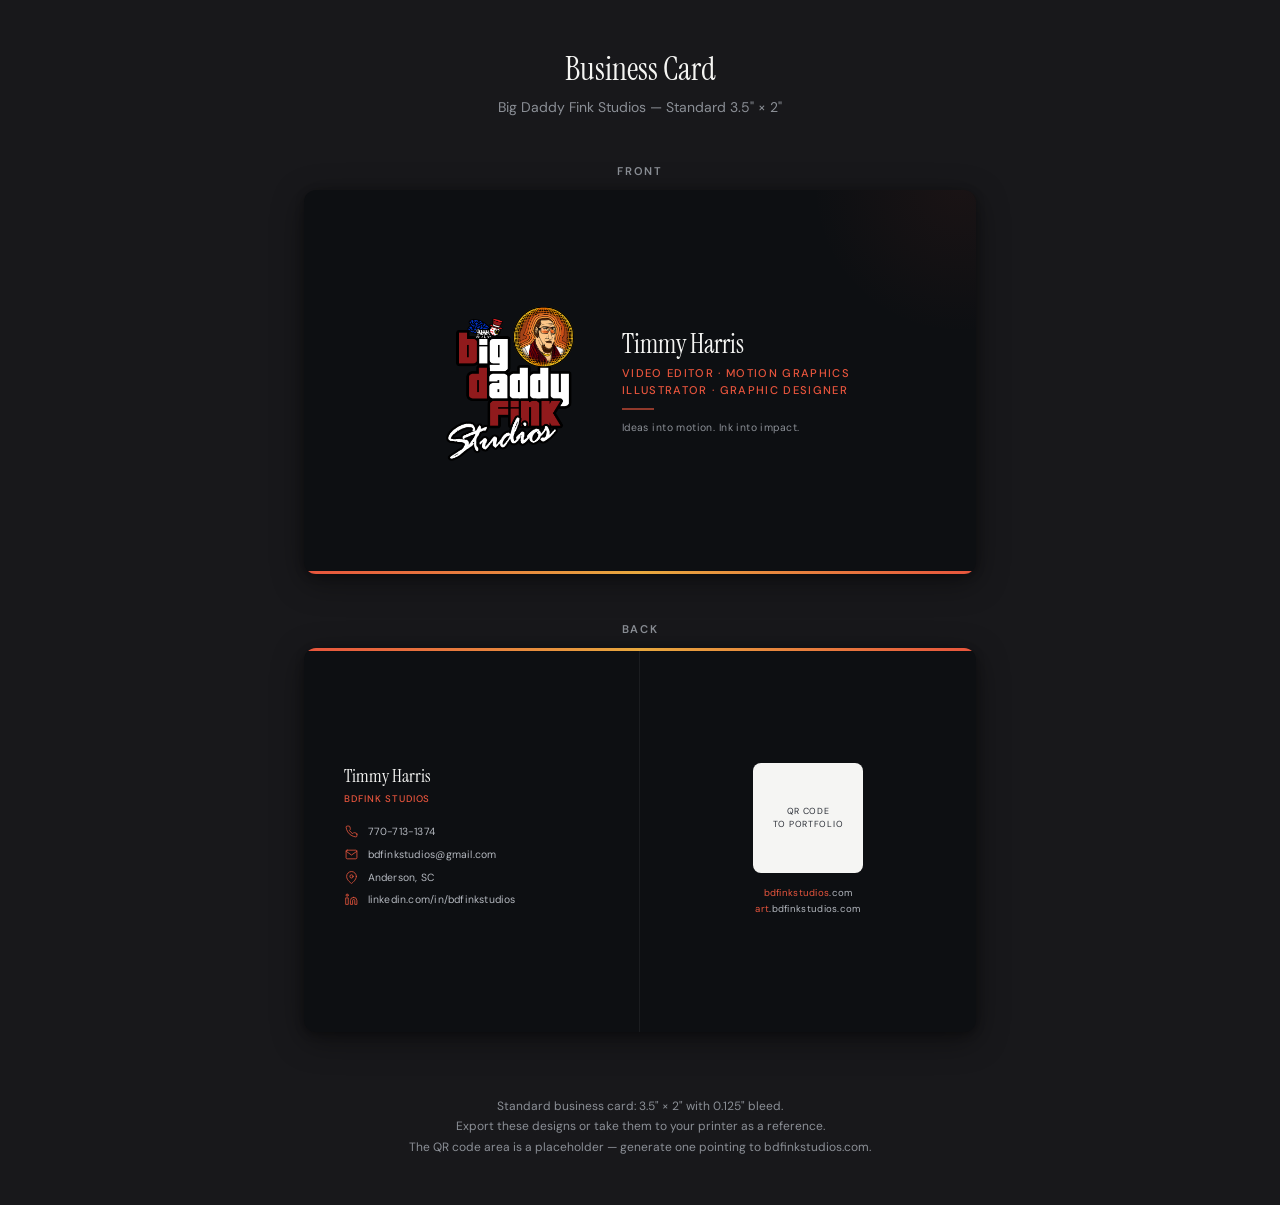
<file: business-card.html>
<!DOCTYPE html>
<html lang="en">
<head>
<meta charset="UTF-8">
<meta name="viewport" content="width=device-width, initial-scale=1.0">
<title>BDFink Studios — Business Card</title>
<link rel="preconnect" href="https://fonts.googleapis.com">
<link rel="preconnect" href="https://fonts.gstatic.com" crossorigin>
<link href="https://fonts.googleapis.com/css2?family=DM+Sans:ital,opsz,wght@0,9..40,300;0,9..40,400;0,9..40,500;0,9..40,600;0,9..40,700;1,9..40,400&family=Instrument+Serif:ital@0;1&display=swap" rel="stylesheet">
<style>
  :root {
    --midnight: #0D0F12;
    --charcoal: #1A1D23;
    --slate: #2A2E36;
    --ember: #E8553D;
    --ember-light: #F2765F;
    --amber: #E8A83E;
    --smoke: #8B8F96;
    --ash: #B4B8BF;
    --white: #F5F5F3;
  }

  * { margin: 0; padding: 0; box-sizing: border-box; }

  body {
    font-family: 'DM Sans', sans-serif;
    background: #18181B;
    color: var(--white);
    display: flex;
    flex-direction: column;
    align-items: center;
    padding: 3rem 1rem;
    min-height: 100vh;
    -webkit-font-smoothing: antialiased;
  }

  h1 {
    font-family: 'Instrument Serif', serif;
    font-size: 2rem;
    font-weight: 400;
    margin-bottom: 0.5rem;
    color: var(--white);
  }
  .page-sub {
    color: var(--smoke);
    font-size: 0.875rem;
    margin-bottom: 3rem;
  }

  .card-pair {
    display: flex;
    gap: 3rem;
    flex-wrap: wrap;
    justify-content: center;
    margin-bottom: 3rem;
  }

  .card-wrapper {
    display: flex;
    flex-direction: column;
    align-items: center;
    gap: 0.75rem;
  }
  .card-label {
    font-size: 0.7rem;
    text-transform: uppercase;
    letter-spacing: 0.15em;
    color: var(--smoke);
    font-weight: 600;
  }

  /* Standard business card: 3.5" x 2" at 96dpi = 336px x 192px
     Scale up 2x for clarity on screen: 672px x 384px */
  .card {
    width: 672px;
    height: 384px;
    border-radius: 12px;
    overflow: hidden;
    position: relative;
    box-shadow: 0 8px 32px rgba(0,0,0,0.4), 0 2px 8px rgba(0,0,0,0.3);
  }

  /* ─── FRONT ─── */
  .card-front {
    background: var(--midnight);
    display: flex;
    align-items: center;
    justify-content: center;
    position: relative;
  }
  .card-front::before {
    content: '';
    position: absolute;
    top: -40%;
    right: -20%;
    width: 300px;
    height: 300px;
    border-radius: 50%;
    background: radial-gradient(circle, rgba(232,85,61,0.06) 0%, transparent 70%);
    pointer-events: none;
  }
  .card-front::after {
    content: '';
    position: absolute;
    bottom: 0;
    left: 0;
    right: 0;
    height: 3px;
    background: linear-gradient(90deg, var(--ember), var(--amber), var(--ember));
  }
  .front-content {
    display: flex;
    align-items: center;
    gap: 2rem;
    position: relative;
    z-index: 1;
    padding: 0 2.5rem;
  }
  .front-logo {
    width: 160px;
    height: auto;
    flex-shrink: 0;
  }
  .front-text {
    display: flex;
    flex-direction: column;
  }
  .front-name {
    font-family: 'Instrument Serif', serif;
    font-size: 1.65rem;
    font-weight: 400;
    color: var(--white);
    line-height: 1.15;
    margin-bottom: 0.35rem;
  }
  .front-title {
    font-size: 0.7rem;
    text-transform: uppercase;
    letter-spacing: 0.12em;
    color: var(--ember);
    font-weight: 500;
    line-height: 1.5;
  }
  .front-divider {
    width: 32px;
    height: 2px;
    background: var(--ember);
    margin: 0.6rem 0;
    opacity: 0.6;
  }
  .front-tagline {
    font-size: 0.65rem;
    color: var(--smoke);
    letter-spacing: 0.04em;
    line-height: 1.5;
  }

  /* ─── BACK ─── */
  .card-back {
    background: var(--midnight);
    display: grid;
    grid-template-columns: 1fr 1fr;
    position: relative;
  }
  .card-back::after {
    content: '';
    position: absolute;
    top: 0;
    left: 0;
    right: 0;
    height: 3px;
    background: linear-gradient(90deg, var(--ember), var(--amber), var(--ember));
  }

  .back-left {
    display: flex;
    flex-direction: column;
    justify-content: center;
    padding: 2rem 2rem 2rem 2.5rem;
    border-right: 1px solid rgba(255,255,255,0.06);
  }
  .back-name {
    font-family: 'Instrument Serif', serif;
    font-size: 1.15rem;
    color: var(--white);
    margin-bottom: 0.2rem;
  }
  .back-role {
    font-size: 0.6rem;
    text-transform: uppercase;
    letter-spacing: 0.1em;
    color: var(--ember);
    font-weight: 500;
    margin-bottom: 1.25rem;
  }

  .contact-item {
    display: flex;
    align-items: center;
    gap: 0.6rem;
    margin-bottom: 0.55rem;
  }
  .contact-icon {
    width: 14px;
    height: 14px;
    flex-shrink: 0;
    display: flex;
    align-items: center;
    justify-content: center;
  }
  .contact-icon svg {
    width: 13px;
    height: 13px;
    fill: none;
    stroke: var(--ember);
    stroke-width: 1.5;
    stroke-linecap: round;
    stroke-linejoin: round;
  }
  .contact-text {
    font-size: 0.65rem;
    color: var(--ash);
    letter-spacing: 0.02em;
  }

  .back-right {
    display: flex;
    flex-direction: column;
    justify-content: center;
    align-items: center;
    padding: 2rem;
  }
  .back-qr-area {
    width: 110px;
    height: 110px;
    border: 1px solid rgba(255,255,255,0.08);
    border-radius: 8px;
    display: flex;
    align-items: center;
    justify-content: center;
    margin-bottom: 0.75rem;
    background: var(--white);
    padding: 8px;
  }
  .back-qr-area img {
    width: 100%;
    height: 100%;
    object-fit: contain;
  }
  .qr-placeholder {
    font-size: 0.55rem;
    color: var(--smoke);
    text-transform: uppercase;
    letter-spacing: 0.08em;
  }
  .back-urls {
    text-align: center;
  }
  .back-url {
    display: block;
    font-size: 0.6rem;
    color: var(--ash);
    letter-spacing: 0.03em;
    line-height: 1.7;
  }
  .back-url span {
    color: var(--ember);
  }

  /* ─── PRINT ─── */
  .print-note {
    color: var(--smoke);
    font-size: 0.75rem;
    text-align: center;
    max-width: 500px;
    line-height: 1.7;
    margin-top: 1rem;
  }

  @media print {
    body {
      background: white;
      padding: 0.5in;
    }
    .card {
      box-shadow: none;
      border: 1px solid #ccc;
      page-break-inside: avoid;
    }
    h1, .page-sub, .card-label, .print-note { display: none; }
    .card-pair { gap: 0.5in; }
  }

  @media (max-width: 720px) {
    .card {
      width: 100%;
      max-width: 672px;
      height: auto;
      aspect-ratio: 3.5 / 2;
    }
    .front-logo { width: 100px; }
    .front-name { font-size: 1.2rem; }
    .front-content { gap: 1rem; padding: 0 1.5rem; }
    .back-left { padding: 1.5rem; }
    .back-right { padding: 1.5rem; }
  }
</style>
</head>
<body>

<h1>Business Card</h1>
<p class="page-sub">Big Daddy Fink Studios — Standard 3.5" &times; 2"</p>

<div class="card-pair">

  <!-- FRONT -->
  <div class="card-wrapper">
    <div class="card-label">Front</div>
    <div class="card card-front">
      <div class="front-content">
        <img src="logo.png" alt="Big Daddy Fink Studios" class="front-logo">
        <div class="front-text">
          <div class="front-name">Timmy Harris</div>
          <div class="front-title">Video Editor · Motion Graphics<br>Illustrator · Graphic Designer</div>
          <div class="front-divider"></div>
          <div class="front-tagline">Ideas into motion. Ink into impact.</div>
        </div>
      </div>
    </div>
  </div>

  <!-- BACK -->
  <div class="card-wrapper">
    <div class="card-label">Back</div>
    <div class="card card-back">
      <div class="back-left">
        <div class="back-name">Timmy Harris</div>
        <div class="back-role">BDFink Studios</div>

        <div class="contact-item">
          <div class="contact-icon">
            <svg viewBox="0 0 24 24"><path d="M22 16.92v3a2 2 0 0 1-2.18 2 19.79 19.79 0 0 1-8.63-3.07 19.5 19.5 0 0 1-6-6 19.79 19.79 0 0 1-3.07-8.67A2 2 0 0 1 4.11 2h3a2 2 0 0 1 2 1.72c.127.96.361 1.903.7 2.81a2 2 0 0 1-.45 2.11L8.09 9.91a16 16 0 0 0 6 6l1.27-1.27a2 2 0 0 1 2.11-.45c.907.339 1.85.573 2.81.7A2 2 0 0 1 22 16.92z"/></svg>
          </div>
          <div class="contact-text">770-713-1374</div>
        </div>

        <div class="contact-item">
          <div class="contact-icon">
            <svg viewBox="0 0 24 24"><path d="M4 4h16c1.1 0 2 .9 2 2v12c0 1.1-.9 2-2 2H4c-1.1 0-2-.9-2-2V6c0-1.1.9-2 2-2z"/><polyline points="22,6 12,13 2,6"/></svg>
          </div>
          <div class="contact-text">bdfinkstudios@gmail.com</div>
        </div>

        <div class="contact-item">
          <div class="contact-icon">
            <svg viewBox="0 0 24 24"><path d="M21 10c0 7-9 13-9 13s-9-6-9-13a9 9 0 0 1 18 0z"/><circle cx="12" cy="10" r="3"/></svg>
          </div>
          <div class="contact-text">Anderson, SC</div>
        </div>

        <div class="contact-item">
          <div class="contact-icon">
            <svg viewBox="0 0 24 24"><path d="M16 8a6 6 0 0 1 6 6v7h-4v-7a2 2 0 0 0-2-2 2 2 0 0 0-2 2v7h-4v-7a6 6 0 0 1 6-6z"/><rect x="2" y="9" width="4" height="12"/><circle cx="4" cy="4" r="2"/></svg>
          </div>
          <div class="contact-text">linkedin.com/in/bdfinkstudios</div>
        </div>
      </div>

      <div class="back-right">
        <div class="back-qr-area">
          <div class="qr-placeholder" style="color: var(--slate); text-align: center; line-height: 1.4;">QR Code<br>to portfolio</div>
        </div>
        <div class="back-urls">
          <span class="back-url"><span>bdfinkstudios</span>.com</span>
          <span class="back-url"><span>art</span>.bdfinkstudios.com</span>
        </div>
      </div>
    </div>
  </div>

</div>

<p class="print-note">
  Standard business card: 3.5" &times; 2" with 0.125" bleed.<br>
  Export these designs or take them to your printer as a reference.<br>
  The QR code area is a placeholder — generate one pointing to bdfinkstudios.com.
</p>

</body>
</html>
</file>
